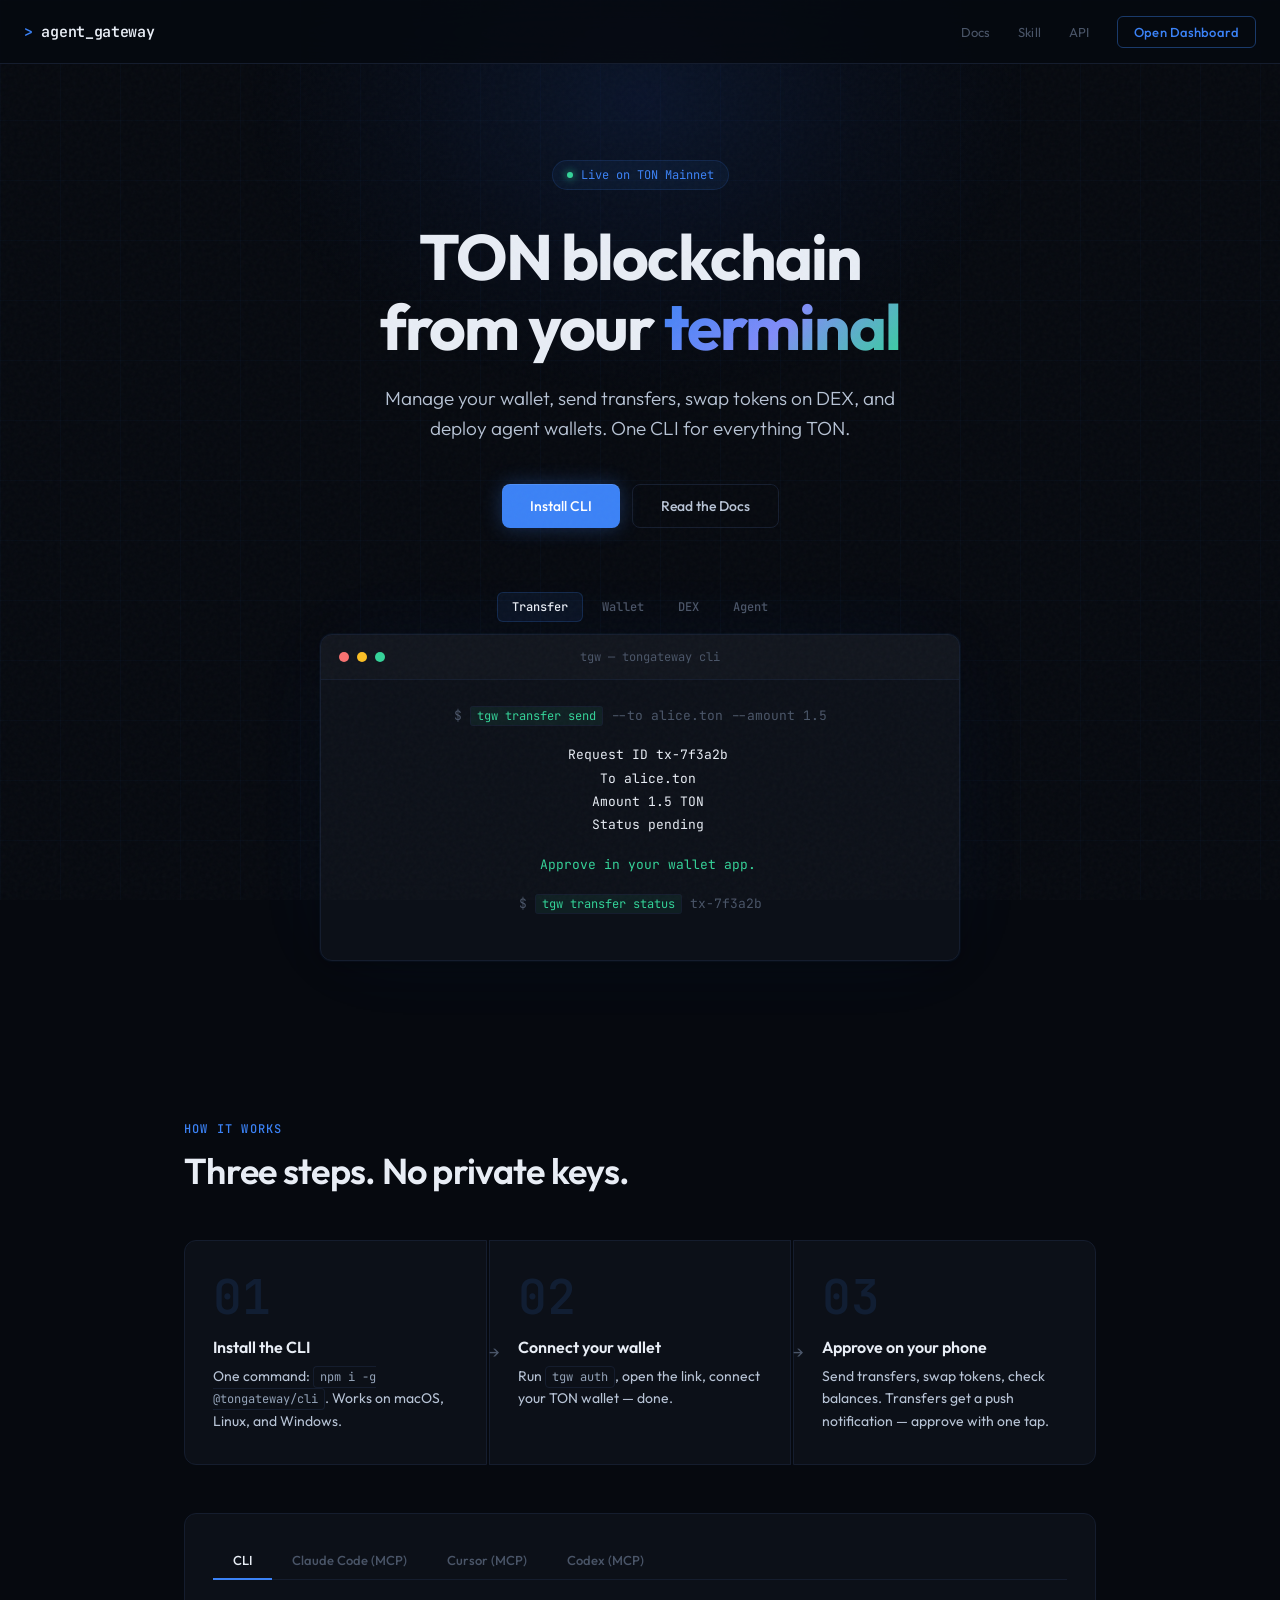
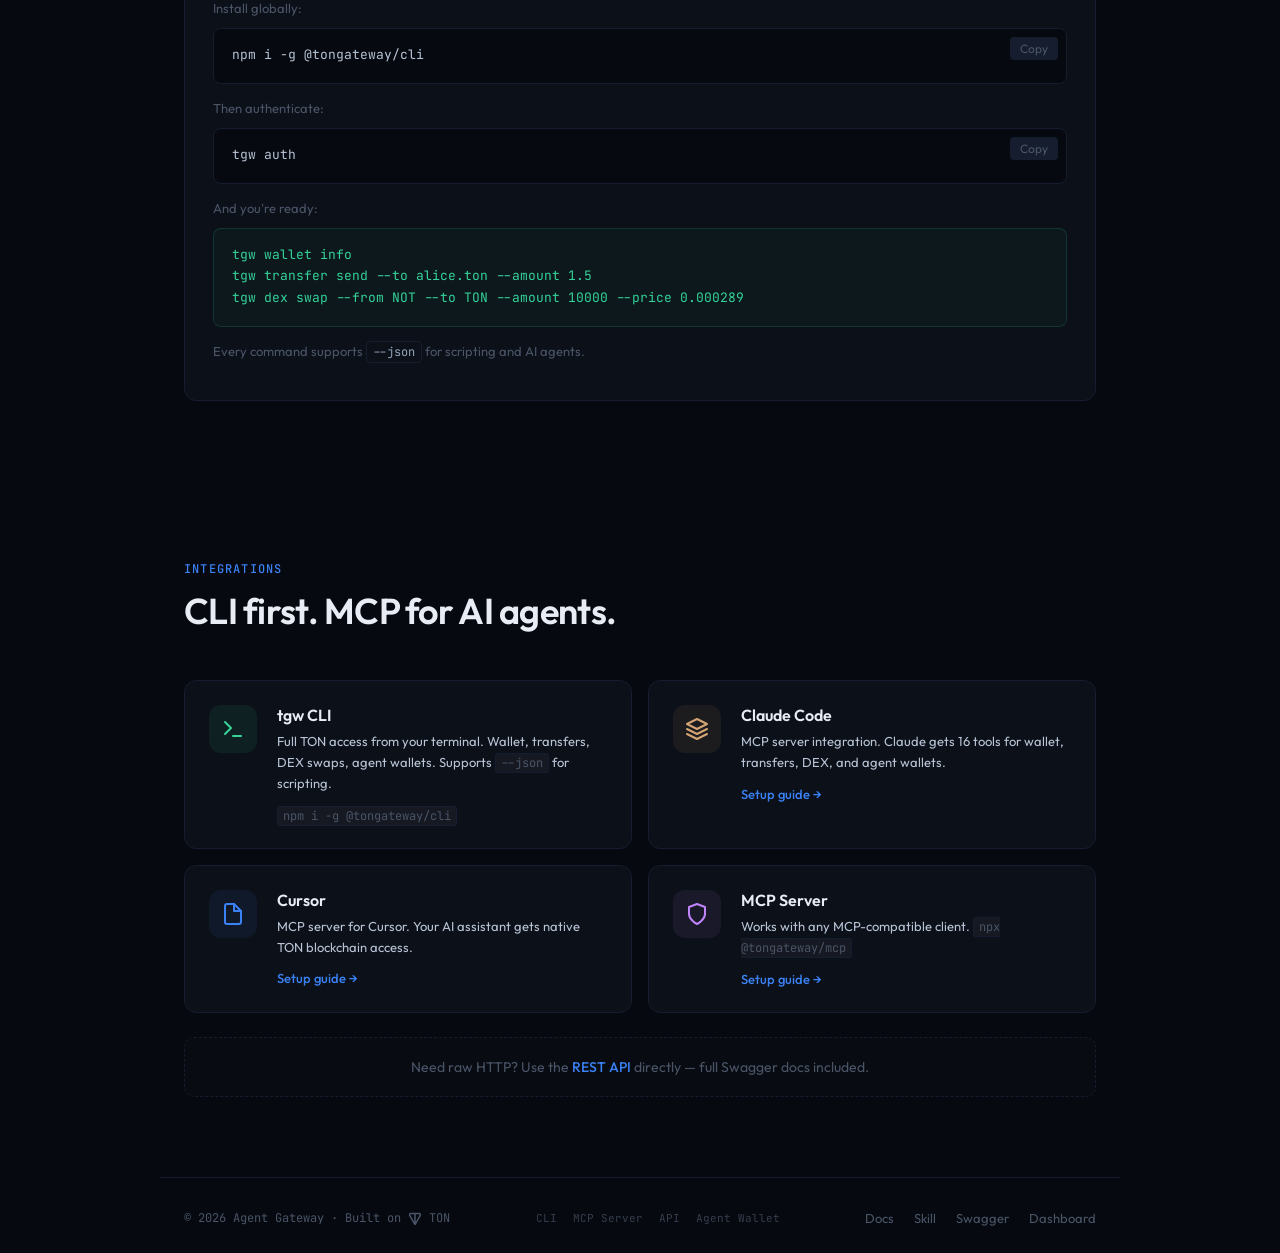
<file: public/index.html>
<!DOCTYPE html>
<html lang="en">
<head>
  <meta charset="UTF-8">
  <meta name="viewport" content="width=device-width, initial-scale=1.0">
  <title>Agent Gateway — Let AI agents move TON with human approval</title>
  <link rel="stylesheet" href="shared.css">
  <style>
    /* --- Top glow --- */
    .hero-glow {
      position: absolute;
      top: -200px;
      left: 50%;
      transform: translateX(-50%);
      width: 800px;
      height: 600px;
      background: radial-gradient(ellipse at center, rgba(37,99,235,0.12) 0%, rgba(37,99,235,0.04) 40%, transparent 70%);
      pointer-events: none;
    }

    /* --- Hero --- */
    .hero {
      position: relative;
      padding: 160px 24px 80px;
      text-align: center;
    }

    .hero-badge {
      display: inline-flex;
      align-items: center;
      gap: 8px;
      font-family: var(--font-mono);
      font-size: 12px;
      color: var(--accent);
      background: rgba(59,130,246,0.06);
      border: 1px solid rgba(59,130,246,0.15);
      padding: 6px 14px;
      border-radius: 20px;
      margin-bottom: 32px;
      animation: fadeUp 0.8s ease both;
    }

    .hero-badge::before {
      content: '';
      width: 6px;
      height: 6px;
      background: var(--green);
      border-radius: 50%;
      box-shadow: 0 0 8px var(--green);
      animation: pulse-dot 2s ease-in-out infinite;
    }

    @keyframes pulse-dot {
      0%, 100% { opacity: 1; }
      50% { opacity: 0.4; }
    }

    .hero h1 {
      font-size: clamp(36px, 6vw, 64px);
      font-weight: 700;
      color: var(--text-bright);
      line-height: 1.1;
      letter-spacing: -0.03em;
      margin-bottom: 20px;
      animation: fadeUp 0.8s ease 0.1s both;
    }

    .hero h1 .gradient {
      background: linear-gradient(135deg, var(--accent) 0%, #818cf8 50%, var(--green) 100%);
      -webkit-background-clip: text;
      -webkit-text-fill-color: transparent;
      background-clip: text;
    }

    .hero-sub {
      font-size: clamp(16px, 2vw, 19px);
      font-weight: 300;
      color: var(--text);
      max-width: 520px;
      margin: 0 auto 40px;
      line-height: 1.6;
      animation: fadeUp 0.8s ease 0.2s both;
    }

    .hero-actions {
      display: flex;
      gap: 12px;
      justify-content: center;
      flex-wrap: wrap;
      animation: fadeUp 0.8s ease 0.3s both;
    }

    .btn {
      font-family: var(--font-body);
      font-size: 14px;
      font-weight: 500;
      padding: 12px 28px;
      border-radius: 8px;
      border: none;
      cursor: pointer;
      text-decoration: none;
      display: inline-flex;
      align-items: center;
      gap: 8px;
      transition: all 0.2s;
    }

    .btn-primary {
      background: var(--accent);
      color: #fff;
      box-shadow: 0 0 20px rgba(59,130,246,0.3), inset 0 1px 0 rgba(255,255,255,0.1);
    }

    .btn-primary:hover {
      background: #4f8ff7;
      box-shadow: 0 0 30px rgba(59,130,246,0.4), inset 0 1px 0 rgba(255,255,255,0.15);
      transform: translateY(-1px);
    }

    .btn-ghost {
      background: transparent;
      color: var(--text);
      border: 1px solid var(--border);
    }

    .btn-ghost:hover {
      border-color: var(--text-dim);
      color: var(--text-bright);
      background: rgba(255,255,255,0.02);
    }

    /* --- Demo tabs --- */
    .demo-tabs {
      display: flex;
      justify-content: center;
      gap: 4px;
      margin-bottom: 12px;
    }

    .demo-tab {
      font-family: var(--font-mono);
      font-size: 12px;
      font-weight: 500;
      color: var(--text-dim);
      background: none;
      border: 1px solid transparent;
      border-radius: 6px;
      padding: 6px 14px;
      cursor: pointer;
      transition: all 0.2s;
    }

    .demo-tab:hover {
      color: var(--text);
    }

    .demo-tab.active {
      color: var(--text-bright);
      background: rgba(59,130,246,0.08);
      border-color: rgba(59,130,246,0.2);
    }

    /* --- Terminal / Chat demo --- */
    .terminal-wrapper {
      max-width: 640px;
      margin: 64px auto 0;
      animation: fadeUp 0.8s ease 0.4s both;
    }

    .terminal {
      background: var(--bg-card);
      border: 1px solid var(--border);
      border-radius: 12px;
      overflow: hidden;
      box-shadow:
        0 4px 24px rgba(0,0,0,0.4),
        0 0 0 1px rgba(59,130,246,0.05),
        0 0 80px -20px rgba(59,130,246,0.1);
    }

    .terminal-bar {
      display: flex;
      align-items: center;
      gap: 8px;
      padding: 14px 18px;
      background: rgba(255,255,255,0.02);
      border-bottom: 1px solid var(--border);
    }

    .terminal-dot {
      width: 10px;
      height: 10px;
      border-radius: 50%;
      background: var(--border);
    }

    .terminal-dot:nth-child(1) { background: #f87171; }
    .terminal-dot:nth-child(2) { background: #fbbf24; }
    .terminal-dot:nth-child(3) { background: #34d399; }

    .terminal-title {
      flex: 1;
      text-align: center;
      font-family: var(--font-mono);
      font-size: 12px;
      color: var(--text-dim);
      margin-right: 34px;
    }

    .terminal-body {
      padding: 24px;
      font-family: var(--font-mono);
      font-size: 13px;
      line-height: 1.8;
      min-height: 280px;
    }

    .t-line {
      opacity: 0;
      transform: translateY(6px);
      animation: lineIn 0.25s ease forwards;
    }

    .t-tool {
      color: var(--text-dim);
      font-size: 13px;
    }

    .t-tool code {
      color: var(--green);
      background: rgba(52,211,153,0.08);
      padding: 1px 6px;
      border-radius: 3px;
    }

    .t-agent {
      color: var(--text-bright);
      padding-left: 16px;
    }

    .t-success {
      color: var(--green);
      padding-left: 16px;
    }

    .t-spacer {
      height: 16px;
    }

    .t-cursor {
      display: inline-block;
      width: 8px;
      height: 16px;
      background: var(--accent);
      margin-left: 2px;
      vertical-align: text-bottom;
      animation: blink 1s step-end infinite;
    }

    @keyframes blink {
      0%, 100% { opacity: 1; }
      50% { opacity: 0; }
    }

    @keyframes lineIn {
      to { opacity: 1; transform: translateY(0); }
    }

    /* --- Sections --- */
    .section {
      padding: 80px 24px;
      max-width: 960px;
      margin: 0 auto;
    }

    .section-label {
      font-family: var(--font-mono);
      font-size: 12px;
      font-weight: 500;
      color: var(--accent);
      text-transform: uppercase;
      letter-spacing: 0.1em;
      margin-bottom: 12px;
    }

    .section-title {
      font-size: clamp(24px, 3.5vw, 36px);
      font-weight: 600;
      color: var(--text-bright);
      letter-spacing: -0.02em;
      margin-bottom: 48px;
      line-height: 1.2;
    }

    /* --- How it works --- */
    .steps {
      display: grid;
      grid-template-columns: repeat(3, 1fr);
      gap: 2px;
    }

    @media (max-width: 700px) {
      .steps { grid-template-columns: 1fr; }
    }

    .step {
      background: var(--bg-card);
      border: 1px solid var(--border);
      padding: 32px 28px;
      position: relative;
      transition: all 0.3s;
    }

    .step:first-child { border-radius: 12px 0 0 12px; }
    .step:last-child { border-radius: 0 12px 12px 0; }

    @media (max-width: 700px) {
      .step:first-child { border-radius: 12px 12px 0 0; }
      .step:last-child { border-radius: 0 0 12px 12px; }
    }

    .step:hover {
      background: var(--bg-card-hover);
      border-color: var(--border-glow);
    }

    .step-num {
      font-family: var(--font-mono);
      font-size: 48px;
      font-weight: 600;
      color: rgba(59,130,246,0.12);
      line-height: 1;
      margin-bottom: 16px;
    }

    .step h3 {
      font-size: 16px;
      font-weight: 600;
      color: var(--text-bright);
      margin-bottom: 8px;
    }

    .step p {
      font-size: 14px;
      color: var(--text);
      line-height: 1.6;
    }

    .step-connector {
      position: absolute;
      right: -14px;
      top: 50%;
      transform: translateY(-50%);
      color: var(--text-dim);
      font-size: 16px;
      z-index: 2;
    }

    @media (max-width: 700px) {
      .step-connector { display: none; }
    }

    /* --- Install block --- */
    .install-block {
      margin-top: 48px;
      background: var(--bg-card);
      border: 1px solid var(--border);
      border-radius: 12px;
      padding: 28px;
    }

    .install-label {
      font-family: var(--font-mono);
      font-size: 12px;
      font-weight: 500;
      color: var(--accent);
      text-transform: uppercase;
      letter-spacing: 0.08em;
      margin-bottom: 16px;
    }

    .install-pre {
      background: var(--bg);
      border: 1px solid var(--border);
      border-radius: 8px;
      padding: 16px 18px;
      margin-bottom: 16px;
      overflow-x: auto;
      font-size: 13px;
      line-height: 1.6;
      position: relative;
    }

    .install-pre code {
      font-family: var(--font-mono);
      color: var(--text);
      background: none;
      border: none;
      padding: 0;
      font-size: 13px;
    }

    .install-example {
      background: rgba(52,211,153,0.04);
      border-color: rgba(52,211,153,0.15);
    }

    .install-example code {
      color: var(--green);
    }

    .install-copy {
      position: absolute;
      top: 8px;
      right: 8px;
      background: var(--border);
      border: none;
      color: var(--text-dim);
      font-size: 12px;
      font-family: var(--font-body);
      padding: 4px 10px;
      border-radius: 4px;
      cursor: pointer;
      transition: all 0.2s;
    }

    .install-copy:hover {
      color: var(--text-bright);
      background: var(--border-glow);
    }

    .install-copy.copied {
      color: var(--green);
    }

    .install-tabs {
      display: flex;
      gap: 0;
      border-bottom: 1px solid var(--border);
      margin-bottom: 20px;
    }

    .install-tab {
      padding: 10px 20px;
      font-size: 13px;
      font-family: var(--font-body);
      font-weight: 500;
      color: var(--text-dim);
      background: none;
      border: none;
      border-bottom: 2px solid transparent;
      margin-bottom: -1px;
      cursor: pointer;
      transition: all 0.15s;
    }

    .install-tab:hover {
      color: var(--text);
    }

    .install-tab.active {
      color: var(--text-bright);
      border-bottom-color: var(--accent);
    }

    .install-panel {
      display: none;
    }

    .install-panel.active {
      display: block;
    }

    .install-hint {
      font-size: 13px;
      color: var(--text-dim);
      margin-bottom: 12px;
    }

    .install-hint code {
      font-size: 12px;
    }

    /* --- Integrations --- */

    /* --- Integration cards --- */
    .integration-cards {
      display: grid;
      grid-template-columns: repeat(2, 1fr);
      gap: 16px;
    }

    @media (max-width: 640px) {
      .integration-cards { grid-template-columns: 1fr; }
    }

    .integration-card {
      display: flex;
      gap: 20px;
      background: var(--bg-card);
      border: 1px solid var(--border);
      border-radius: 12px;
      padding: 24px;
      text-decoration: none;
      transition: all 0.3s;
    }

    .integration-card:hover {
      border-color: var(--border-glow);
      background: var(--bg-card-hover);
      text-decoration: none;
      transform: translateY(-2px);
    }

    .integration-card-icon {
      width: 48px;
      height: 48px;
      border-radius: 12px;
      display: flex;
      align-items: center;
      justify-content: center;
      flex-shrink: 0;
    }

    .integration-card-body h3 {
      font-size: 16px;
      font-weight: 600;
      color: var(--text-bright);
      margin-bottom: 6px;
    }

    .integration-card-body p {
      font-size: 13px;
      color: var(--text);
      line-height: 1.6;
      margin-bottom: 10px;
    }

    .integration-card-body code {
      font-size: 12px;
      background: rgba(255,255,255,0.04);
      border: 1px solid var(--border);
      padding: 1px 5px;
      border-radius: 3px;
      color: var(--text-dim);
    }

    .integration-card-link {
      font-size: 13px;
      font-weight: 500;
      color: var(--accent);
    }

    .integration-card:hover .integration-card-link {
      text-decoration: underline;
    }

    .integration-fallback {
      margin-top: 24px;
      text-align: center;
      font-size: 14px;
      color: var(--text-dim);
      padding: 20px;
      border: 1px dashed var(--border);
      border-radius: 10px;
      background: rgba(255,255,255,0.01);
    }

    .integration-fallback a {
      color: var(--accent);
      font-weight: 500;
    }

    /* --- Animations --- */
    @keyframes fadeUp {
      from { opacity: 0; transform: translateY(16px); }
      to { opacity: 1; transform: translateY(0); }
    }

    .reveal {
      opacity: 0;
      transform: translateY(20px);
      transition: opacity 0.6s ease, transform 0.6s ease;
    }

    .reveal.visible {
      opacity: 1;
      transform: translateY(0);
    }
  </style>
</head>
<body>
  <div class="grid-bg"></div>

  <!-- Nav -->
  <nav class="site-nav">
    <a href="/" class="nav-logo"><span>&gt;</span> agent_gateway</a>
    <div class="nav-links">
      <a href="/docs.html">Docs</a>
      <a href="/skills.html">Skill</a>
      <a href="https://api.tongateway.ai/docs" target="_blank">API</a>
      <a href="/app.html" class="nav-cta">Open Dashboard</a>
    </div>
  </nav>

  <!-- Hero -->
  <section class="hero">
    <div class="hero-glow"></div>
    <div class="hero-badge">Live on TON Mainnet</div>
    <h1>TON blockchain<br>from your <span class="gradient">terminal</span></h1>
    <p class="hero-sub">Manage your wallet, send transfers, swap tokens on DEX, and deploy agent wallets. One CLI for everything TON.</p>
    <div class="hero-actions">
      <a href="#install" class="btn btn-primary" onclick="event.preventDefault();document.getElementById('install').scrollIntoView({behavior:'smooth'})">Install CLI</a>
      <a href="/docs.html" class="btn btn-ghost">Read the Docs</a>
    </div>

    <!-- Terminal Demo -->
    <div class="terminal-wrapper">
      <div class="demo-tabs">
        <button class="demo-tab active" onclick="switchDemo('basic', this)">Transfer</button>
        <button class="demo-tab" onclick="switchDemo('jetton', this)">Wallet</button>
        <button class="demo-tab" onclick="switchDemo('nft', this)">DEX</button>
        <button class="demo-tab" onclick="switchDemo('deploy', this)">Agent</button>
      </div>
      <div class="terminal">
        <div class="terminal-bar">
          <div class="terminal-dot"></div>
          <div class="terminal-dot"></div>
          <div class="terminal-dot"></div>
          <div class="terminal-title">tgw — tongateway cli</div>
        </div>
        <div class="terminal-body" id="chat-demo">
        </div>
      </div>
    </div>
  </section>

  <!-- How it works -->
  <section class="section reveal">
    <div class="section-label">How it works</div>
    <div class="section-title">Three steps. No private keys.</div>
    <div class="steps">
      <div class="step">
        <div class="step-num">01</div>
        <h3>Install the CLI</h3>
        <p>One command: <code>npm i -g @tongateway/cli</code>. Works on macOS, Linux, and Windows.</p>
        <span class="step-connector">&rarr;</span>
      </div>
      <div class="step">
        <div class="step-num">02</div>
        <h3>Connect your wallet</h3>
        <p>Run <code>tgw auth</code>, open the link, connect your TON wallet — done.</p>
        <span class="step-connector">&rarr;</span>
      </div>
      <div class="step">
        <div class="step-num">03</div>
        <h3>Approve on your phone</h3>
        <p>Send transfers, swap tokens, check balances. Transfers get a push notification — approve with one tap.</p>
      </div>
    </div>

    <!-- Install command -->
    <div class="install-block reveal" id="install">
      <div class="install-tabs">
        <button class="install-tab active" onclick="switchInstallTab('cli', this)">CLI</button>
        <button class="install-tab" onclick="switchInstallTab('claude', this)">Claude Code (MCP)</button>
        <button class="install-tab" onclick="switchInstallTab('cursor', this)">Cursor (MCP)</button>
        <button class="install-tab" onclick="switchInstallTab('codex', this)">Codex (MCP)</button>
      </div>

      <div class="install-panel active" id="install-cli">
        <p class="install-hint">Install globally:</p>
<pre class="install-pre"><code>npm i -g @tongateway/cli</code><button class="install-copy" onclick="copyInstall(this)">Copy</button></pre>
        <p class="install-hint">Then authenticate:</p>
<pre class="install-pre"><code>tgw auth</code><button class="install-copy" onclick="copyInstall(this)">Copy</button></pre>
        <p class="install-hint">And you're ready:</p>
<pre class="install-pre install-example"><code>tgw wallet info
tgw transfer send --to alice.ton --amount 1.5
tgw dex swap --from NOT --to TON --amount 10000 --price 0.000289</code></pre>
      </div>

      <div class="install-panel" id="install-claude">
        <p class="install-hint">For AI agent integration, add the MCP server:</p>
<pre class="install-pre"><code>claude mcp add-json tongateway '{
  "command": "npx",
  "args": ["-y", "@tongateway/mcp"],
  "env": {
    "AGENT_GATEWAY_API_URL": "https://api.tongateway.ai"
  }
}' --scope user</code><button class="install-copy" onclick="copyInstall(this)">Copy</button></pre>
      </div>

      <div class="install-panel" id="install-cursor">
        <p class="install-hint">For AI agent integration, add to Cursor Settings &rarr; MCP Servers:</p>
<pre class="install-pre"><code>{
  "mcpServers": {
    "tongateway": {
      "command": "npx",
      "args": ["-y", "@tongateway/mcp"],
      "env": {
        "AGENT_GATEWAY_API_URL": "https://api.tongateway.ai"
      }
    }
  }
}</code><button class="install-copy" onclick="copyInstall(this)">Copy</button></pre>
      </div>

      <div class="install-panel" id="install-codex">
        <p class="install-hint">For AI agent integration, add to <code>~/.codex/config.json</code>:</p>
<pre class="install-pre"><code>{
  "mcpServers": {
    "tongateway": {
      "command": "npx",
      "args": ["-y", "@tongateway/mcp"],
      "env": {
        "AGENT_GATEWAY_API_URL": "https://api.tongateway.ai"
      }
    }
  }
}</code><button class="install-copy" onclick="copyInstall(this)">Copy</button></pre>
      </div>

      <p class="install-hint">Every command supports <code>--json</code> for scripting and AI agents.</p>
    </div>
  </section>

  <!-- Skill -->
  <section class="section reveal">
    <div class="section-label">Integrations</div>
    <div class="section-title">CLI first. MCP for AI agents.</div>
    <div class="integration-cards">
      <a href="https://www.npmjs.com/package/@tongateway/cli" target="_blank" class="integration-card">
        <div class="integration-card-icon" style="background:rgba(52,211,153,0.08)">
          <svg width="24" height="24" viewBox="0 0 24 24" fill="none" stroke="#34d399" stroke-width="2" stroke-linecap="round" stroke-linejoin="round"><polyline points="4 17 10 11 4 5"/><line x1="12" y1="19" x2="20" y2="19"/></svg>
        </div>
        <div class="integration-card-body">
          <h3>tgw CLI</h3>
          <p>Full TON access from your terminal. Wallet, transfers, DEX swaps, agent wallets. Supports <code>--json</code> for scripting.</p>
          <code>npm i -g @tongateway/cli</code>
        </div>
      </a>
      <a href="/skill/claude.html" class="integration-card">
        <div class="integration-card-icon" style="background:rgba(212,165,116,0.08)">
          <svg width="24" height="24" viewBox="0 0 24 24" fill="none" stroke="#d4a574" stroke-width="2" stroke-linecap="round" stroke-linejoin="round"><path d="M12 2L2 7l10 5 10-5-10-5z"/><path d="M2 17l10 5 10-5"/><path d="M2 12l10 5 10-5"/></svg>
        </div>
        <div class="integration-card-body">
          <h3>Claude Code</h3>
          <p>MCP server integration. Claude gets 16 tools for wallet, transfers, DEX, and agent wallets.</p>
          <span class="integration-card-link">Setup guide &rarr;</span>
        </div>
      </a>
      <a href="/skill/cursor.html" class="integration-card">
        <div class="integration-card-icon" style="background:rgba(59,130,246,0.08)">
          <svg width="24" height="24" viewBox="0 0 24 24" fill="none" stroke="#3b82f6" stroke-width="2" stroke-linecap="round" stroke-linejoin="round"><path d="M13 2H6a2 2 0 0 0-2 2v16a2 2 0 0 0 2 2h12a2 2 0 0 0 2-2V9z"/><polyline points="13 2 13 9 20 9"/></svg>
        </div>
        <div class="integration-card-body">
          <h3>Cursor</h3>
          <p>MCP server for Cursor. Your AI assistant gets native TON blockchain access.</p>
          <span class="integration-card-link">Setup guide &rarr;</span>
        </div>
      </a>
      <a href="/skill/mcp.html" class="integration-card">
        <div class="integration-card-icon" style="background:rgba(192,132,252,0.08)">
          <svg width="24" height="24" viewBox="0 0 24 24" fill="none" stroke="#c084fc" stroke-width="2" stroke-linecap="round" stroke-linejoin="round"><path d="M12 22s8-4 8-10V5l-8-3-8 3v7c0 6 8 10 8 10z"/></svg>
        </div>
        <div class="integration-card-body">
          <h3>MCP Server</h3>
          <p>Works with any MCP-compatible client. <code>npx @tongateway/mcp</code></p>
          <span class="integration-card-link">Setup guide &rarr;</span>
        </div>
      </a>
    </div>
    <div class="integration-fallback">
      Need raw HTTP? Use the <a href="https://api.tongateway.ai/docs" target="_blank">REST API</a> directly — full Swagger docs included.
    </div>
  </section>

  <!-- Footer -->
  <footer class="site-footer">
    <div class="left">&copy; 2026 Agent Gateway &middot; Built on <svg viewBox="12 15 32 30" fill="none" xmlns="http://www.w3.org/2000/svg" style="display:inline-block;height:14px;width:14px;vertical-align:middle"><path d="M37.5603 15.6277H18.4386C14.9228 15.6277 12.6944 19.4202 14.4632 22.4861L26.2644 42.9409C27.0345 44.2765 28.9644 44.2765 29.7345 42.9409L41.5381 22.4861C43.3045 19.4251 41.0761 15.6277 37.5627 15.6277H37.5603ZM26.2548 36.8068L23.6847 31.8327L17.4833 20.7414C17.0742 20.0315 17.5795 19.1218 18.4362 19.1218H26.2524V36.8092L26.2548 36.8068ZM38.5108 20.739L32.3118 31.8351L29.7417 36.8068V19.1194H37.5579C38.4146 19.1194 38.9199 20.0291 38.5108 20.739Z" fill="currentColor"></path></svg> TON</div>
    <div class="center">
      <a href="https://github.com/tongateway/cli" target="_blank">CLI</a>
      <a href="https://github.com/tongateway/mcp" target="_blank">MCP Server</a>
      <a href="https://github.com/tongateway/ton-agent-gateway-api" target="_blank">API</a>
      <a href="https://github.com/tongateway/ton-agent-gateway-contract" target="_blank">Agent Wallet</a>
    </div>
    <div class="right">
      <a href="/docs.html">Docs</a>
      <a href="/skills.html">Skill</a>
      <a href="https://api.tongateway.ai/docs" target="_blank">Swagger</a>
      <a href="/app.html">Dashboard</a>
    </div>
  </footer>

  <script>
    // --- Chat animation ---
    const demos = {
      basic: [
        { type: 'tool', html: '$ <code>tgw transfer send</code> --to alice.ton --amount 1.5' },
        { type: 'spacer' },
        { type: 'agent', text: 'Request ID  tx-7f3a2b' },
        { type: 'agent', text: 'To          alice.ton' },
        { type: 'agent', text: 'Amount      1.5 TON' },
        { type: 'agent', text: 'Status      pending' },
        { type: 'spacer' },
        { type: 'success', text: 'Approve in your wallet app.' },
        { type: 'spacer' },
        { type: 'tool', html: '$ <code>tgw transfer status</code> tx-7f3a2b' },
        { type: 'success', text: 'Status      confirmed' },
      ],
      jetton: [
        { type: 'tool', html: '$ <code>tgw wallet info</code>' },
        { type: 'spacer' },
        { type: 'agent', text: 'Address  EQ9d43...0c02' },
        { type: 'agent', text: 'Balance  823.18 TON' },
        { type: 'agent', text: 'Status   active' },
        { type: 'spacer' },
        { type: 'tool', html: '$ <code>tgw wallet jettons</code>' },
        { type: 'spacer' },
        { type: 'agent', text: 'Token   Balance         Address' },
        { type: 'agent', text: 'NOT     3,186,370.6     0:2f95...' },
        { type: 'agent', text: 'USDT    107.79          0:b113...' },
        { type: 'agent', text: 'BUILD   45,277.57       0:589d...' },
      ],
      nft: [
        { type: 'tool', html: '$ <code>tgw dex pairs</code>' },
        { type: 'spacer' },
        { type: 'agent', text: 'Available tokens: TON, NOT, USDT, DOGS, BUILD, AGNT, CBBTC, PX, XAUT0' },
        { type: 'spacer' },
        { type: 'tool', html: '$ <code>tgw dex swap</code> --from NOT --to TON --amount 10000 --price 0.000289' },
        { type: 'spacer' },
        { type: 'agent', text: 'Order      NOT \u2192 TON' },
        { type: 'agent', text: 'Amount     10000' },
        { type: 'agent', text: 'Price      0.000289 TON per NOT' },
        { type: 'agent', text: 'Slippage   4%' },
        { type: 'spacer' },
        { type: 'success', text: 'Approve in your wallet app.' },
      ],
      deploy: [
        { type: 'tool', html: '$ <code>tgw agent deploy</code>' },
        { type: 'spacer' },
        { type: 'agent', text: 'Agent Wallet  EQCT1...8a3f' },
        { type: 'agent', text: 'Wallet ID     698983191' },
        { type: 'success', text: 'Top up this wallet with TON before using it.' },
        { type: 'spacer' },
        { type: 'tool', html: '$ <code>tgw agent transfer</code> --address EQCT1... --to EQabc... --amount 0.5' },
        { type: 'spacer' },
        { type: 'agent', text: 'Request ID  tx-9e4c1d' },
        { type: 'agent', text: 'Status      sent' },
        { type: 'success', text: 'No approval needed \u2014 agent wallet executes directly.' },
      ],
    };

    const demo = document.getElementById('chat-demo');
    let lines = demos.basic;
    let lineIdx = 0;
    let started = false;
    let animTimer = null;

    function switchDemo(id, btn) {
      document.querySelectorAll('.demo-tab').forEach(t => t.classList.remove('active'));
      btn.classList.add('active');
      if (animTimer) { clearTimeout(animTimer); animTimer = null; }
      demo.innerHTML = '';
      lines = demos[id];
      lineIdx = 0;
      showNextLine();
    }

    function showNextLine() {
      if (lineIdx >= lines.length) {
        const last = demo.lastElementChild;
        if (last) {
          const cursor = document.createElement('span');
          cursor.className = 't-cursor';
          last.appendChild(cursor);
        }
        return;
      }

      const l = lines[lineIdx];
      const el = document.createElement('div');

      if (l.type === 'spacer') {
        el.className = 't-spacer';
        demo.appendChild(el);
        lineIdx++;
        animTimer = setTimeout(showNextLine, 60);
        return;
      }

      el.className = `t-line t-${l.type}`;
      if (l.html) {
        el.innerHTML = l.html;
      } else {
        el.textContent = l.text;
      }
      demo.appendChild(el);
      lineIdx++;

      const delay = l.type === 'you' ? 350
        : l.type === 'tool' ? 200
        : l.type === 'success' ? 280
        : 180;

      animTimer = setTimeout(showNextLine, delay);
    }

    // --- Install tabs ---
    function switchInstallTab(id, btn) {
      document.querySelectorAll('.install-tab').forEach(t => t.classList.remove('active'));
      document.querySelectorAll('.install-panel').forEach(p => p.classList.remove('active'));
      btn.classList.add('active');
      document.getElementById('install-' + id).classList.add('active');
    }

    // --- Copy install command ---
    function copyInstall(btn) {
      const code = btn.closest('pre').querySelector('code');
      navigator.clipboard.writeText(code.textContent).then(() => {
        btn.textContent = 'Copied!';
        btn.classList.add('copied');
        setTimeout(() => { btn.textContent = 'Copy'; btn.classList.remove('copied'); }, 2000);
      });
    }

    // --- Scroll reveal ---
    const reveals = document.querySelectorAll('.reveal');
    const observer = new IntersectionObserver((entries) => {
      entries.forEach(e => {
        if (e.isIntersecting) {
          e.target.classList.add('visible');
          observer.unobserve(e.target);
        }
      });
    }, { threshold: 0.15 });

    reveals.forEach(el => observer.observe(el));

    // Start chat after short delay
    const terminalObs = new IntersectionObserver((entries) => {
      entries.forEach(e => {
        if (e.isIntersecting && !started) {
          started = true;
          setTimeout(showNextLine, 600);
          terminalObs.unobserve(e.target);
        }
      });
    }, { threshold: 0.3 });

    terminalObs.observe(document.querySelector('.terminal'));
  </script>
</body>
</html>
</file>
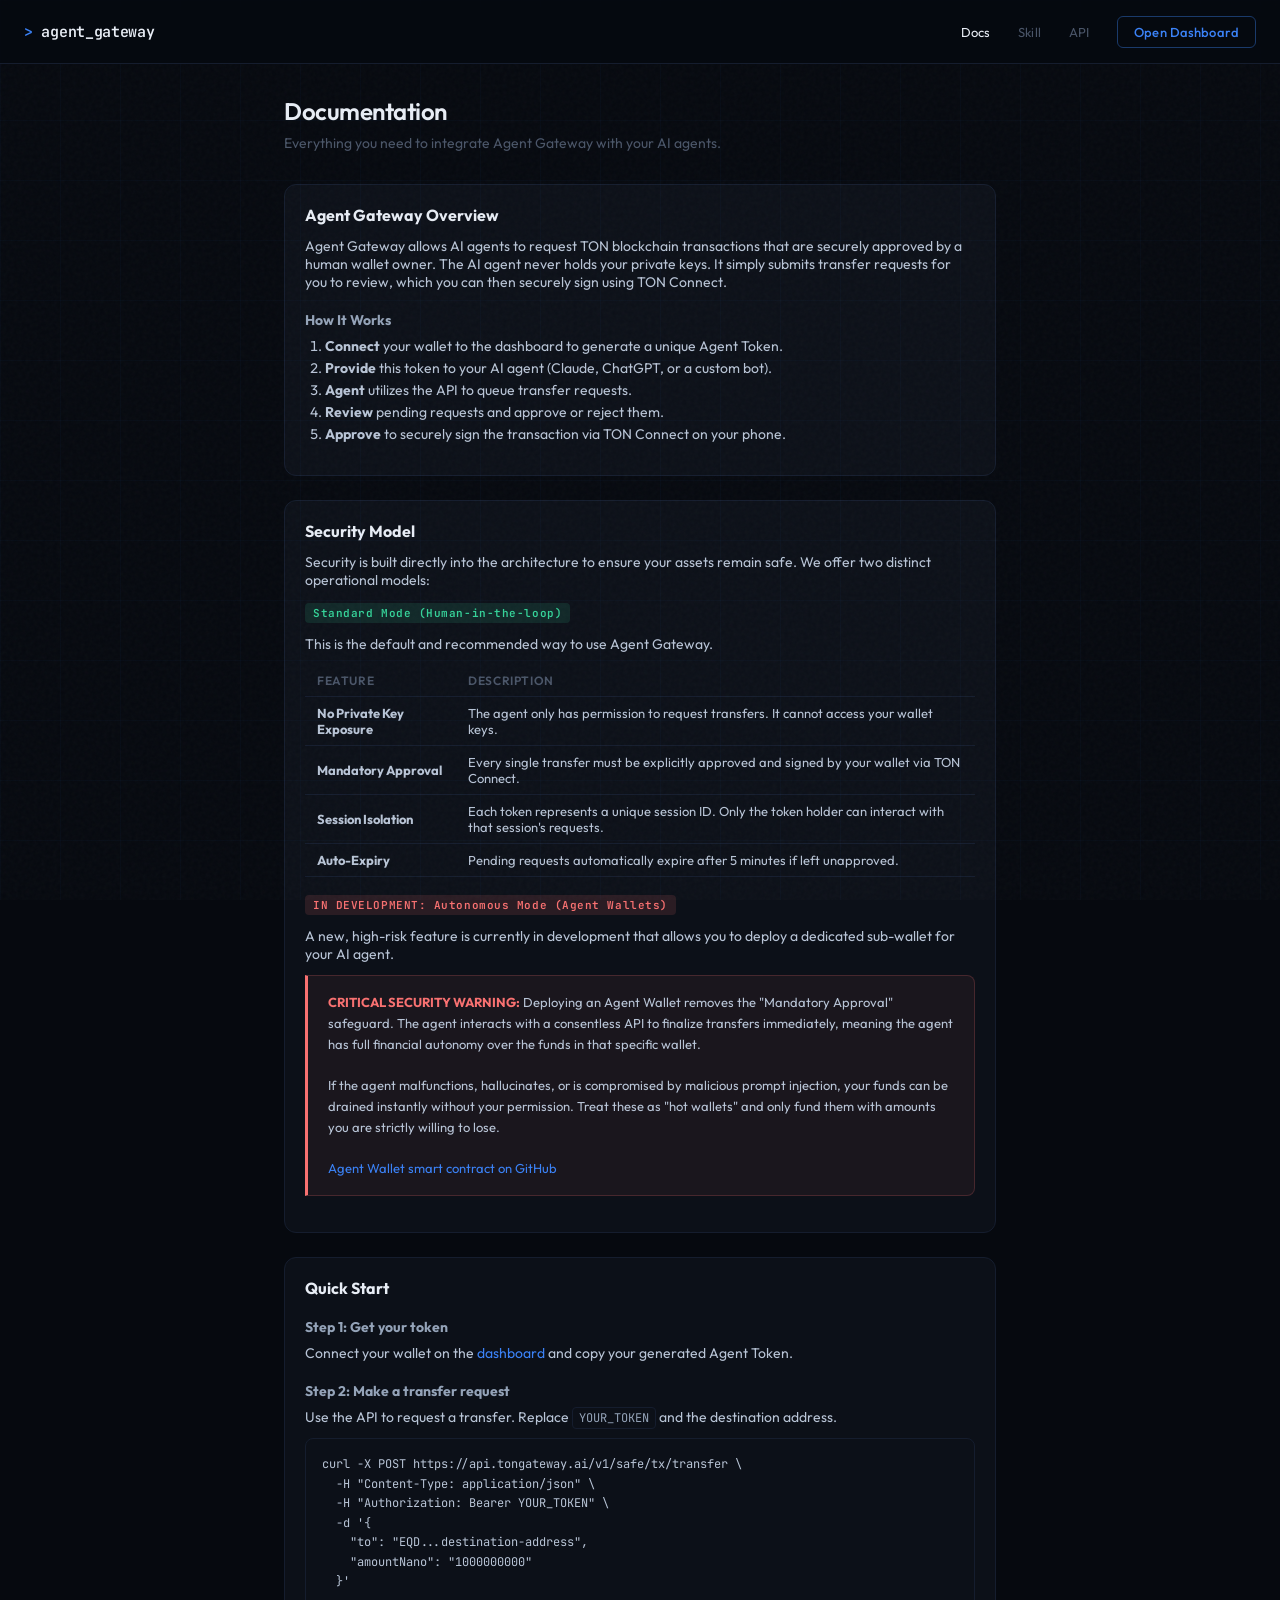
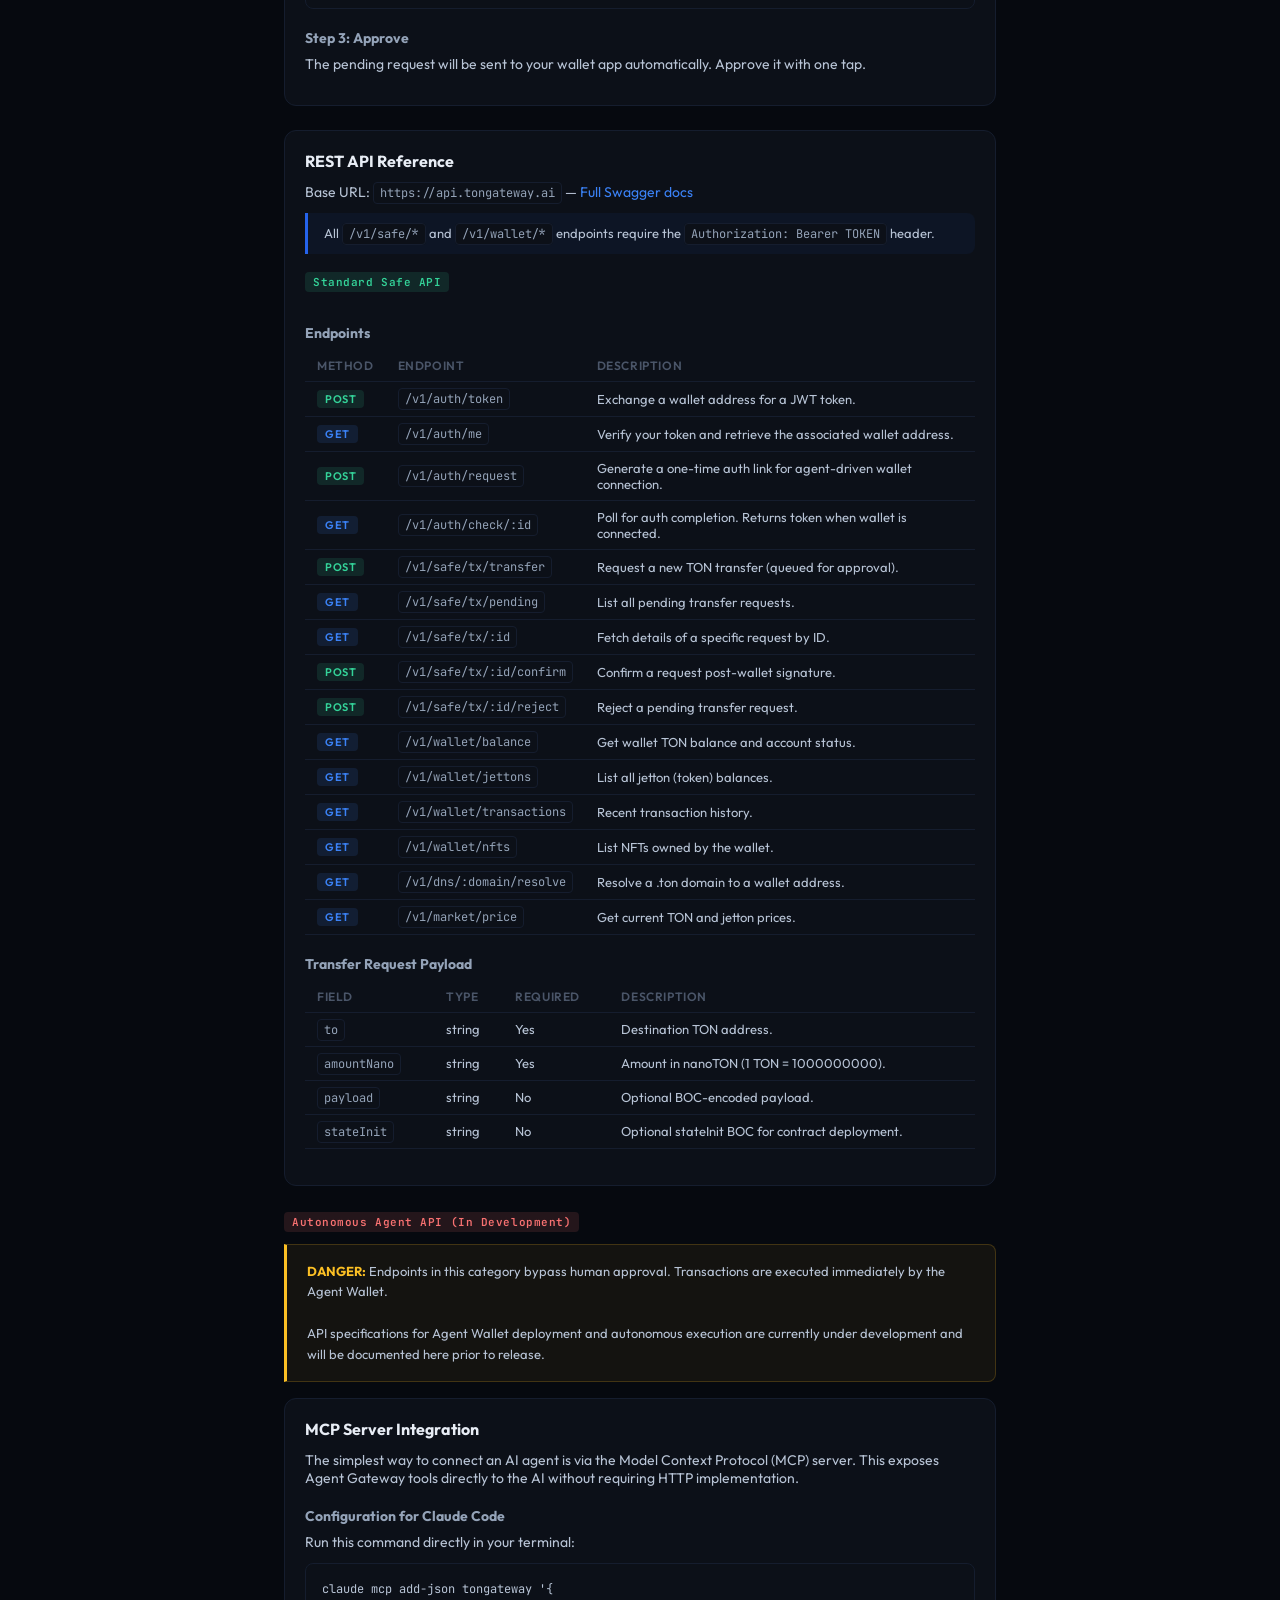
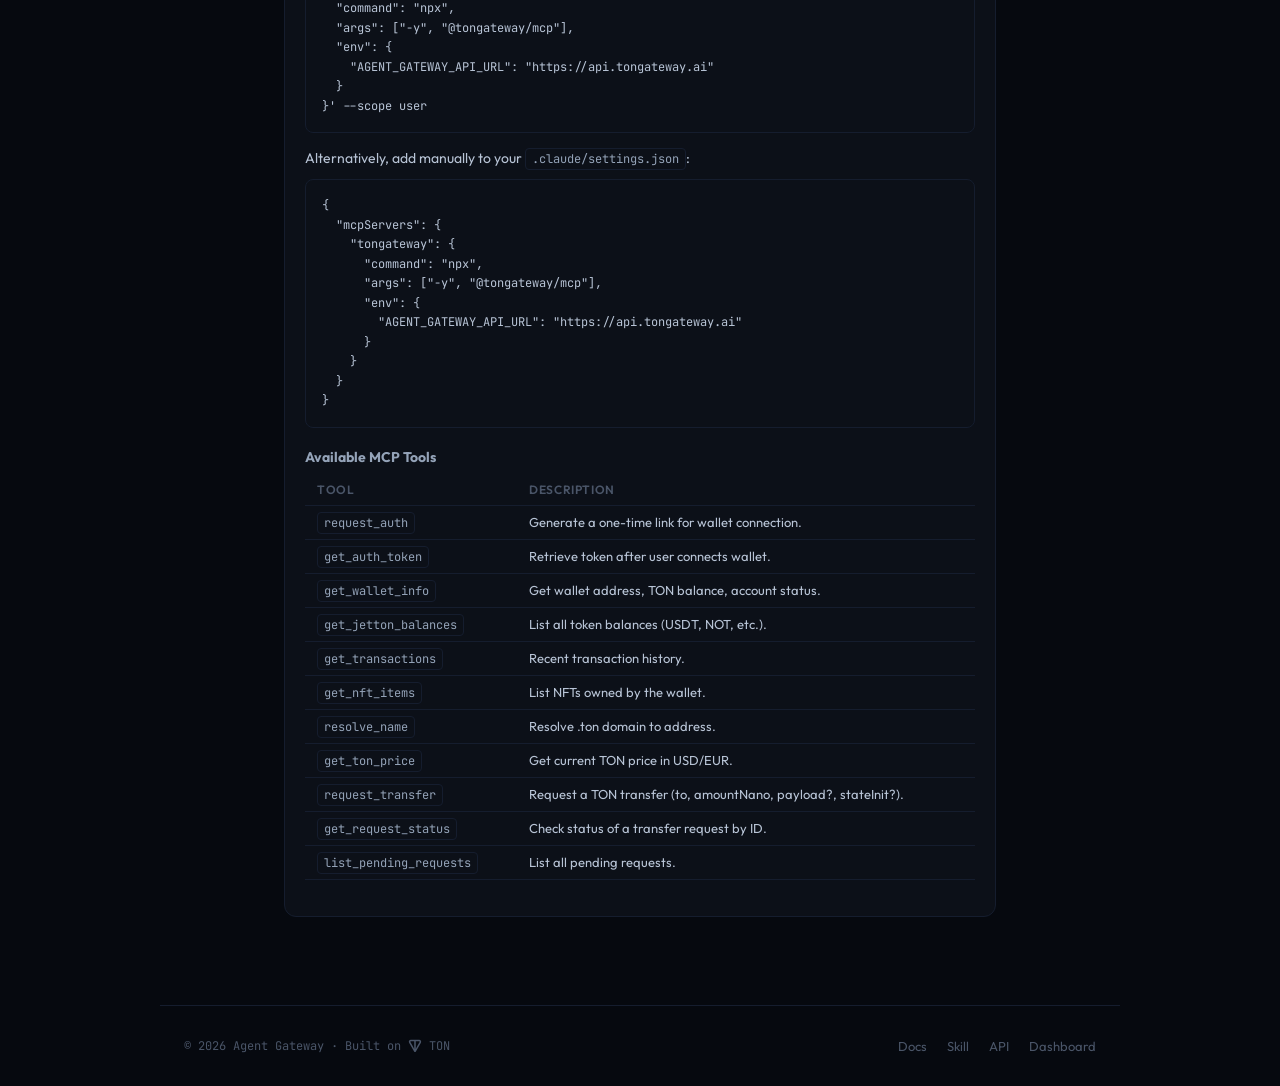
<file: public/docs.html>
<!DOCTYPE html>
<html lang="en">
<head>
  <meta charset="UTF-8">
  <meta name="viewport" content="width=device-width, initial-scale=1.0">
  <title>Agent Gateway — Docs</title>
  <link rel="stylesheet" href="shared.css">
  <style>
    h2 { font-size: 16px; color: var(--text-bright); margin: 28px 0 12px; }
    h3 { font-size: 14px; color: #94a3b8; margin: 20px 0 8px; }
    p { margin-bottom: 12px; font-size: 14px; }
    ul, ol { margin: 0 0 12px 20px; font-size: 14px; }
    li { margin-bottom: 4px; }
    .badge { display: inline-block; font-size: 11px; font-weight: 600; text-transform: uppercase; letter-spacing: 0.05em; padding: 2px 8px; border-radius: 4px; margin-right: 6px; }
    .badge-get { background: rgba(59,130,246,0.12); color: var(--accent); }
    .badge-post { background: rgba(52,211,153,0.12); color: var(--green); }
    .endpoint { font-family: var(--font-mono); font-size: 13px; color: var(--text-bright); }
    .divider { border: none; border-top: 1px solid var(--border); margin: 16px 0; }
    table { width: 100%; border-collapse: collapse; margin-bottom: 16px; font-size: 13px; }
    th, td { text-align: left; padding: 8px 12px; border-bottom: 1px solid var(--border); }
    th { color: var(--text-dim); font-weight: 600; font-size: 12px; text-transform: uppercase; letter-spacing: 0.05em; }
    td code { font-size: 12px; }
    .warning-box {
      background: rgba(251,191,36,0.06);
      border: 1px solid rgba(251,191,36,0.2);
      border-left: 3px solid #fbbf24;
      border-radius: 0 8px 8px 0;
      padding: 16px 20px;
      margin-bottom: 16px;
      font-size: 13px;
      line-height: 1.6;
    }
    .warning-box strong { color: #fbbf24; }
    .danger-box {
      background: rgba(248,113,113,0.06);
      border: 1px solid rgba(248,113,113,0.2);
      border-left: 3px solid #f87171;
      border-radius: 0 8px 8px 0;
      padding: 16px 20px;
      margin-bottom: 16px;
      font-size: 13px;
      line-height: 1.6;
    }
    .danger-box strong { color: #f87171; }
    .section-badge {
      display: inline-block;
      font-family: var(--font-mono);
      font-size: 11px;
      font-weight: 600;
      letter-spacing: 0.05em;
      padding: 3px 8px;
      border-radius: 4px;
      margin-bottom: 12px;
    }
    .badge-safe { background: rgba(52,211,153,0.12); color: var(--green); }
    .badge-danger { background: rgba(248,113,113,0.12); color: #f87171; }
  </style>
</head>
<body>
  <div class="grid-bg"></div>

  <nav class="site-nav">
    <a href="/" class="nav-logo"><span>&gt;</span> agent_gateway</a>
    <div class="nav-links">
      <a href="/docs.html" class="active">Docs</a>
      <a href="/skills.html">Skill</a>
      <a href="https://api.tongateway.ai/docs" target="_blank">API</a>
      <a href="/app.html" class="nav-cta">Open Dashboard</a>
    </div>
  </nav>

  <div class="page-content">
    <h1 class="page-title">Documentation</h1>
    <p class="page-desc">Everything you need to integrate Agent Gateway with your AI agents.</p>

    <!-- Overview -->
    <section class="card">
      <h2 style="margin-top:0">Agent Gateway Overview</h2>
      <p>Agent Gateway allows AI agents to request TON blockchain transactions that are securely approved by a human wallet owner. The AI agent never holds your private keys. It simply submits transfer requests for you to review, which you can then securely sign using TON Connect.</p>

      <h3>How It Works</h3>
      <ol>
        <li><strong>Connect</strong> your wallet to the dashboard to generate a unique Agent Token.</li>
        <li><strong>Provide</strong> this token to your AI agent (Claude, ChatGPT, or a custom bot).</li>
        <li><strong>Agent</strong> utilizes the API to queue transfer requests.</li>
        <li><strong>Review</strong> pending requests and approve or reject them.</li>
        <li><strong>Approve</strong> to securely sign the transaction via TON Connect on your phone.</li>
      </ol>
    </section>

    <!-- Security Model -->
    <section class="card">
      <h2 style="margin-top:0">Security Model</h2>
      <p>Security is built directly into the architecture to ensure your assets remain safe. We offer two distinct operational models:</p>

      <span class="section-badge badge-safe">Standard Mode (Human-in-the-loop)</span>
      <p>This is the default and recommended way to use Agent Gateway.</p>
      <table>
        <tr><th>Feature</th><th>Description</th></tr>
        <tr><td><strong>No Private Key Exposure</strong></td><td>The agent only has permission to request transfers. It cannot access your wallet keys.</td></tr>
        <tr><td><strong>Mandatory Approval</strong></td><td>Every single transfer must be explicitly approved and signed by your wallet via TON Connect.</td></tr>
        <tr><td><strong>Session Isolation</strong></td><td>Each token represents a unique session ID. Only the token holder can interact with that session's requests.</td></tr>
        <tr><td><strong>Auto-Expiry</strong></td><td>Pending requests automatically expire after 5 minutes if left unapproved.</td></tr>
      </table>

      <span class="section-badge badge-danger">IN DEVELOPMENT: Autonomous Mode (Agent Wallets)</span>
      <p>A new, high-risk feature is currently in development that allows you to deploy a dedicated sub-wallet for your AI agent.</p>
      <div class="danger-box">
        <strong>CRITICAL SECURITY WARNING:</strong> Deploying an Agent Wallet removes the "Mandatory Approval" safeguard. The agent interacts with a consentless API to finalize transfers immediately, meaning the agent has full financial autonomy over the funds in that specific wallet.<br><br>
        If the agent malfunctions, hallucinates, or is compromised by malicious prompt injection, your funds can be drained instantly without your permission. Treat these as "hot wallets" and only fund them with amounts you are strictly willing to lose.<br><br>
        <a href="https://github.com/tongateway/ton-agent-gateway-contract" target="_blank">Agent Wallet smart contract on GitHub</a>
      </div>
    </section>

    <!-- Quick Start -->
    <section class="card">
      <h2 style="margin-top:0">Quick Start</h2>

      <h3>Step 1: Get your token</h3>
      <p>Connect your wallet on the <a href="/app.html">dashboard</a> and copy your generated Agent Token.</p>

      <h3>Step 2: Make a transfer request</h3>
      <p>Use the API to request a transfer. Replace <code>YOUR_TOKEN</code> and the destination address.</p>
<pre><code>curl -X POST https://api.tongateway.ai/v1/safe/tx/transfer \
  -H "Content-Type: application/json" \
  -H "Authorization: Bearer YOUR_TOKEN" \
  -d '{
    "to": "EQD...destination-address",
    "amountNano": "1000000000"
  }'</code></pre>

      <h3>Step 3: Approve</h3>
      <p>The pending request will be sent to your wallet app automatically. Approve it with one tap.</p>
    </section>

    <!-- REST API -->
    <section class="card">
      <h2 style="margin-top:0">REST API Reference</h2>
      <p>Base URL: <code>https://api.tongateway.ai</code> &mdash; <a href="https://api.tongateway.ai/docs" target="_blank">Full Swagger docs</a></p>

      <div class="note">All <code>/v1/safe/*</code> and <code>/v1/wallet/*</code> endpoints require the <code>Authorization: Bearer TOKEN</code> header.</div>

      <span class="section-badge badge-safe">Standard Safe API</span>
      <h3>Endpoints</h3>
      <table>
        <tr><th>Method</th><th>Endpoint</th><th>Description</th></tr>
        <tr><td><span class="badge badge-post">POST</span></td><td><code>/v1/auth/token</code></td><td>Exchange a wallet address for a JWT token.</td></tr>
        <tr><td><span class="badge badge-get">GET</span></td><td><code>/v1/auth/me</code></td><td>Verify your token and retrieve the associated wallet address.</td></tr>
        <tr><td><span class="badge badge-post">POST</span></td><td><code>/v1/auth/request</code></td><td>Generate a one-time auth link for agent-driven wallet connection.</td></tr>
        <tr><td><span class="badge badge-get">GET</span></td><td><code>/v1/auth/check/:id</code></td><td>Poll for auth completion. Returns token when wallet is connected.</td></tr>
        <tr><td><span class="badge badge-post">POST</span></td><td><code>/v1/safe/tx/transfer</code></td><td>Request a new TON transfer (queued for approval).</td></tr>
        <tr><td><span class="badge badge-get">GET</span></td><td><code>/v1/safe/tx/pending</code></td><td>List all pending transfer requests.</td></tr>
        <tr><td><span class="badge badge-get">GET</span></td><td><code>/v1/safe/tx/:id</code></td><td>Fetch details of a specific request by ID.</td></tr>
        <tr><td><span class="badge badge-post">POST</span></td><td><code>/v1/safe/tx/:id/confirm</code></td><td>Confirm a request post-wallet signature.</td></tr>
        <tr><td><span class="badge badge-post">POST</span></td><td><code>/v1/safe/tx/:id/reject</code></td><td>Reject a pending transfer request.</td></tr>
        <tr><td><span class="badge badge-get">GET</span></td><td><code>/v1/wallet/balance</code></td><td>Get wallet TON balance and account status.</td></tr>
        <tr><td><span class="badge badge-get">GET</span></td><td><code>/v1/wallet/jettons</code></td><td>List all jetton (token) balances.</td></tr>
        <tr><td><span class="badge badge-get">GET</span></td><td><code>/v1/wallet/transactions</code></td><td>Recent transaction history.</td></tr>
        <tr><td><span class="badge badge-get">GET</span></td><td><code>/v1/wallet/nfts</code></td><td>List NFTs owned by the wallet.</td></tr>
        <tr><td><span class="badge badge-get">GET</span></td><td><code>/v1/dns/:domain/resolve</code></td><td>Resolve a .ton domain to a wallet address.</td></tr>
        <tr><td><span class="badge badge-get">GET</span></td><td><code>/v1/market/price</code></td><td>Get current TON and jetton prices.</td></tr>
      </table>

      <h3>Transfer Request Payload</h3>
      <table>
        <tr><th>Field</th><th>Type</th><th>Required</th><th>Description</th></tr>
        <tr><td><code>to</code></td><td>string</td><td>Yes</td><td>Destination TON address.</td></tr>
        <tr><td><code>amountNano</code></td><td>string</td><td>Yes</td><td>Amount in nanoTON (1 TON = 1000000000).</td></tr>
        <tr><td><code>payload</code></td><td>string</td><td>No</td><td>Optional BOC-encoded payload.</td></tr>
        <tr><td><code>stateInit</code></td><td>string</td><td>No</td><td>Optional stateInit BOC for contract deployment.</td></tr>
      </table>
    </section>

      <span class="section-badge badge-danger">Autonomous Agent API (In Development)</span>
      <div class="warning-box">
        <strong>DANGER:</strong> Endpoints in this category bypass human approval. Transactions are executed immediately by the Agent Wallet.<br><br>
        API specifications for Agent Wallet deployment and autonomous execution are currently under development and will be documented here prior to release.
      </div>
    </section>

    <!-- MCP -->
    <section class="card">
      <h2 style="margin-top:0">MCP Server Integration</h2>
      <p>The simplest way to connect an AI agent is via the Model Context Protocol (MCP) server. This exposes Agent Gateway tools directly to the AI without requiring HTTP implementation.</p>

      <h3>Configuration for Claude Code</h3>
      <p>Run this command directly in your terminal:</p>
<pre><code>claude mcp add-json tongateway '{
  "command": "npx",
  "args": ["-y", "@tongateway/mcp"],
  "env": {
    "AGENT_GATEWAY_API_URL": "https://api.tongateway.ai"
  }
}' --scope user</code></pre>

      <p>Alternatively, add manually to your <code>.claude/settings.json</code>:</p>
<pre><code>{
  "mcpServers": {
    "tongateway": {
      "command": "npx",
      "args": ["-y", "@tongateway/mcp"],
      "env": {
        "AGENT_GATEWAY_API_URL": "https://api.tongateway.ai"
      }
    }
  }
}</code></pre>

      <h3>Available MCP Tools</h3>
      <table>
        <tr><th>Tool</th><th>Description</th></tr>
        <tr><td><code>request_auth</code></td><td>Generate a one-time link for wallet connection.</td></tr>
        <tr><td><code>get_auth_token</code></td><td>Retrieve token after user connects wallet.</td></tr>
        <tr><td><code>get_wallet_info</code></td><td>Get wallet address, TON balance, account status.</td></tr>
        <tr><td><code>get_jetton_balances</code></td><td>List all token balances (USDT, NOT, etc.).</td></tr>
        <tr><td><code>get_transactions</code></td><td>Recent transaction history.</td></tr>
        <tr><td><code>get_nft_items</code></td><td>List NFTs owned by the wallet.</td></tr>
        <tr><td><code>resolve_name</code></td><td>Resolve .ton domain to address.</td></tr>
        <tr><td><code>get_ton_price</code></td><td>Get current TON price in USD/EUR.</td></tr>
        <tr><td><code>request_transfer</code></td><td>Request a TON transfer (to, amountNano, payload?, stateInit?).</td></tr>
        <tr><td><code>get_request_status</code></td><td>Check status of a transfer request by ID.</td></tr>
        <tr><td><code>list_pending_requests</code></td><td>List all pending requests.</td></tr>
      </table>
    </section>
  </div>

  <footer class="site-footer">
    <div class="left">&copy; 2026 Agent Gateway &middot; Built on <svg viewBox="12 15 32 30" fill="none" xmlns="http://www.w3.org/2000/svg" style="display:inline-block;height:14px;width:14px;vertical-align:middle"><path d="M37.5603 15.6277H18.4386C14.9228 15.6277 12.6944 19.4202 14.4632 22.4861L26.2644 42.9409C27.0345 44.2765 28.9644 44.2765 29.7345 42.9409L41.5381 22.4861C43.3045 19.4251 41.0761 15.6277 37.5627 15.6277H37.5603ZM26.2548 36.8068L23.6847 31.8327L17.4833 20.7414C17.0742 20.0315 17.5795 19.1218 18.4362 19.1218H26.2524V36.8092L26.2548 36.8068ZM38.5108 20.739L32.3118 31.8351L29.7417 36.8068V19.1194H37.5579C38.4146 19.1194 38.9199 20.0291 38.5108 20.739Z" fill="currentColor"></path></svg> TON</div>
    <div class="right">
      <a href="/docs.html">Docs</a>
      <a href="/skills.html">Skill</a>
      <a href="https://api.tongateway.ai/docs" target="_blank">API</a>
      <a href="/app.html">Dashboard</a>
    </div>
  </footer>
</body>
</html>
</file>
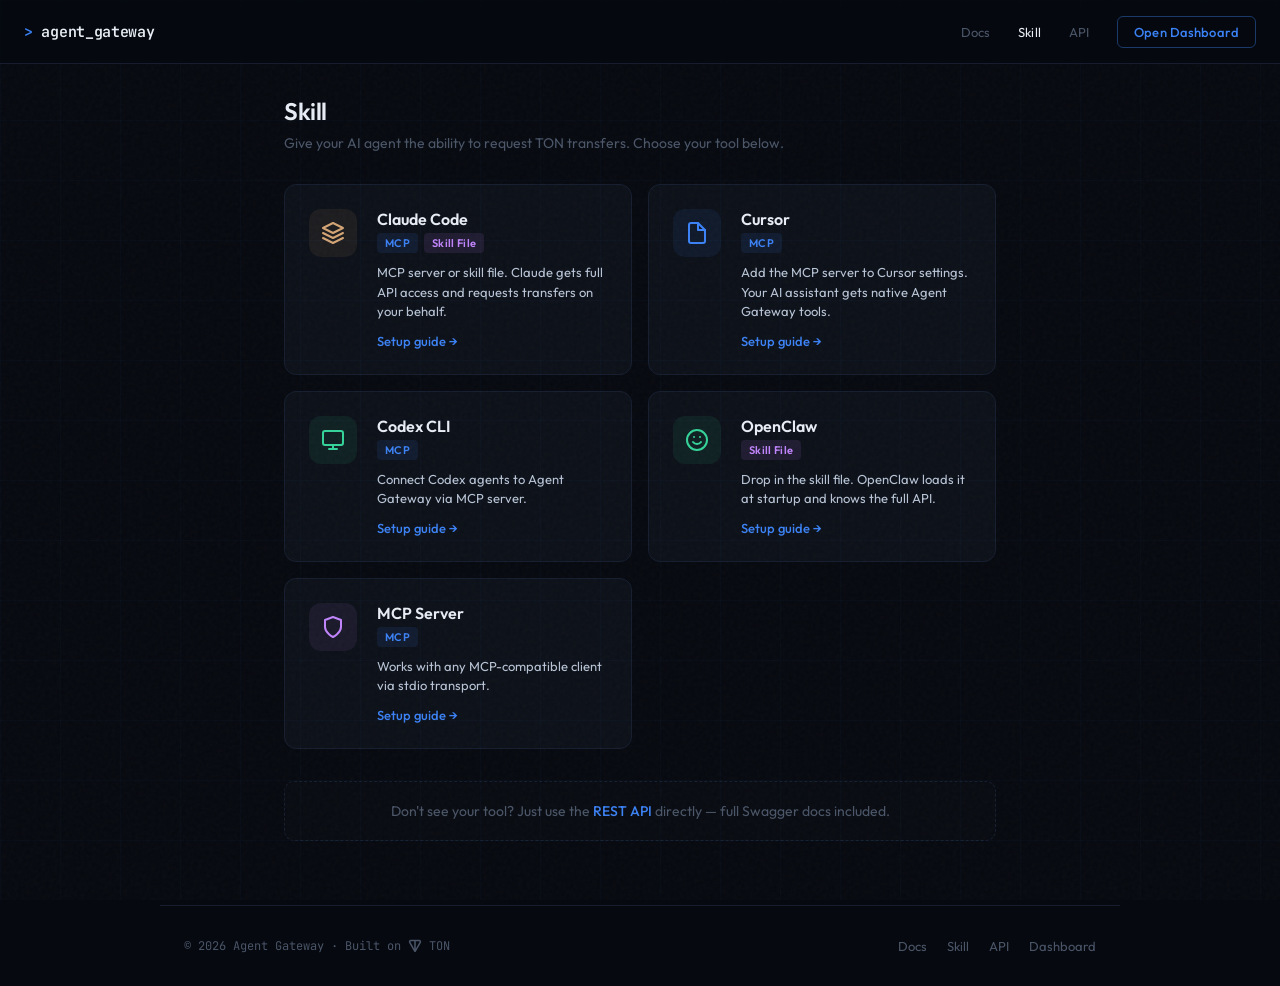
<file: public/skills.html>
<!DOCTYPE html>
<html lang="en">
<head>
  <meta charset="UTF-8">
  <meta name="viewport" content="width=device-width, initial-scale=1.0">
  <title>Agent Gateway — Skill</title>
  <link rel="stylesheet" href="shared.css">
  <style>
    .skill-grid {
      display: grid;
      grid-template-columns: repeat(2, 1fr);
      gap: 16px;
      margin-bottom: 32px;
    }

    @media (max-width: 640px) {
      .skill-grid { grid-template-columns: 1fr; }
    }

    .skill-link {
      display: flex;
      gap: 20px;
      background: var(--bg-card);
      border: 1px solid var(--border);
      border-radius: 12px;
      padding: 24px;
      text-decoration: none;
      transition: all 0.3s;
    }

    .skill-link:hover {
      border-color: var(--border-glow);
      background: var(--bg-card-hover);
      text-decoration: none;
      transform: translateY(-2px);
    }

    .skill-link-icon {
      width: 48px;
      height: 48px;
      border-radius: 12px;
      display: flex;
      align-items: center;
      justify-content: center;
      flex-shrink: 0;
      font-size: 22px;
    }

    .skill-link-body h2 {
      font-size: 16px;
      font-weight: 600;
      color: var(--text-bright);
      margin-bottom: 4px;
    }

    .skill-link-body p {
      font-size: 13px;
      color: var(--text);
      line-height: 1.5;
      margin-bottom: 8px;
    }

    .skill-link-body .badge-row {
      display: flex;
      gap: 6px;
      flex-wrap: wrap;
      margin-bottom: 10px;
    }

    .badge {
      display: inline-block;
      font-size: 11px;
      font-weight: 600;
      padding: 3px 8px;
      border-radius: 4px;
      letter-spacing: 0.03em;
    }

    .badge-mcp { background: rgba(59,130,246,0.1); color: var(--accent); }
    .badge-skill { background: rgba(192,132,252,0.1); color: #c084fc; }

    .skill-link-arrow {
      font-size: 13px;
      font-weight: 500;
      color: var(--accent);
    }

    .skill-link:hover .skill-link-arrow {
      text-decoration: underline;
    }

    .fallback {
      text-align: center;
      font-size: 14px;
      color: var(--text-dim);
      padding: 20px;
      border: 1px dashed var(--border);
      border-radius: 10px;
      background: rgba(255,255,255,0.01);
    }

    .fallback a {
      color: var(--accent);
      font-weight: 500;
    }
  </style>
</head>
<body>
  <div class="grid-bg"></div>

  <nav class="site-nav">
    <a href="/" class="nav-logo"><span>&gt;</span> agent_gateway</a>
    <div class="nav-links">
      <a href="/docs.html">Docs</a>
      <a href="/skills.html" class="active">Skill</a>
      <a href="https://api.tongateway.ai/docs" target="_blank">API</a>
      <a href="/app.html" class="nav-cta">Open Dashboard</a>
    </div>
  </nav>

  <div class="page-content">
    <h1 class="page-title">Skill</h1>
    <p class="page-desc">Give your AI agent the ability to request TON transfers. Choose your tool below.</p>

    <div class="skill-grid">
      <a href="/skill/claude.html" class="skill-link">
        <div class="skill-link-icon" style="background:rgba(212,165,116,0.08)">
          <svg width="24" height="24" viewBox="0 0 24 24" fill="none" stroke="#d4a574" stroke-width="2" stroke-linecap="round" stroke-linejoin="round"><path d="M12 2L2 7l10 5 10-5-10-5z"/><path d="M2 17l10 5 10-5"/><path d="M2 12l10 5 10-5"/></svg>
        </div>
        <div class="skill-link-body">
          <h2>Claude Code</h2>
          <div class="badge-row">
            <span class="badge badge-mcp">MCP</span>
            <span class="badge badge-skill">Skill File</span>
          </div>
          <p>MCP server or skill file. Claude gets full API access and requests transfers on your behalf.</p>
          <span class="skill-link-arrow">Setup guide &rarr;</span>
        </div>
      </a>

      <a href="/skill/cursor.html" class="skill-link">
        <div class="skill-link-icon" style="background:rgba(59,130,246,0.08)">
          <svg width="24" height="24" viewBox="0 0 24 24" fill="none" stroke="#3b82f6" stroke-width="2" stroke-linecap="round" stroke-linejoin="round"><path d="M13 2H6a2 2 0 0 0-2 2v16a2 2 0 0 0 2 2h12a2 2 0 0 0 2-2V9z"/><polyline points="13 2 13 9 20 9"/></svg>
        </div>
        <div class="skill-link-body">
          <h2>Cursor</h2>
          <div class="badge-row">
            <span class="badge badge-mcp">MCP</span>
          </div>
          <p>Add the MCP server to Cursor settings. Your AI assistant gets native Agent Gateway tools.</p>
          <span class="skill-link-arrow">Setup guide &rarr;</span>
        </div>
      </a>

      <a href="/skill/codex.html" class="skill-link">
        <div class="skill-link-icon" style="background:rgba(52,211,153,0.08)">
          <svg width="24" height="24" viewBox="0 0 24 24" fill="none" stroke="#34d399" stroke-width="2" stroke-linecap="round" stroke-linejoin="round"><rect x="2" y="3" width="20" height="14" rx="2" ry="2"/><line x1="8" y1="21" x2="16" y2="21"/><line x1="12" y1="17" x2="12" y2="21"/></svg>
        </div>
        <div class="skill-link-body">
          <h2>Codex CLI</h2>
          <div class="badge-row">
            <span class="badge badge-mcp">MCP</span>
          </div>
          <p>Connect Codex agents to Agent Gateway via MCP server.</p>
          <span class="skill-link-arrow">Setup guide &rarr;</span>
        </div>
      </a>

      <a href="/skill/openclaw.html" class="skill-link">
        <div class="skill-link-icon" style="background:rgba(52,211,153,0.08)">
          <svg width="24" height="24" viewBox="0 0 24 24" fill="none" stroke="#34d399" stroke-width="2" stroke-linecap="round" stroke-linejoin="round"><circle cx="12" cy="12" r="10"/><path d="M8 14s1.5 2 4 2 4-2 4-2"/><line x1="9" y1="9" x2="9.01" y2="9"/><line x1="15" y1="9" x2="15.01" y2="9"/></svg>
        </div>
        <div class="skill-link-body">
          <h2>OpenClaw</h2>
          <div class="badge-row">
            <span class="badge badge-skill">Skill File</span>
          </div>
          <p>Drop in the skill file. OpenClaw loads it at startup and knows the full API.</p>
          <span class="skill-link-arrow">Setup guide &rarr;</span>
        </div>
      </a>

      <a href="/skill/mcp.html" class="skill-link">
        <div class="skill-link-icon" style="background:rgba(192,132,252,0.08)">
          <svg width="24" height="24" viewBox="0 0 24 24" fill="none" stroke="#c084fc" stroke-width="2" stroke-linecap="round" stroke-linejoin="round"><path d="M12 22s8-4 8-10V5l-8-3-8 3v7c0 6 8 10 8 10z"/></svg>
        </div>
        <div class="skill-link-body">
          <h2>MCP Server</h2>
          <div class="badge-row">
            <span class="badge badge-mcp">MCP</span>
          </div>
          <p>Works with any MCP-compatible client via stdio transport.</p>
          <span class="skill-link-arrow">Setup guide &rarr;</span>
        </div>
      </a>
    </div>

    <div class="fallback">
      Don't see your tool? Just use the <a href="https://api.tongateway.ai/docs" target="_blank">REST API</a> directly — full Swagger docs included.
    </div>
  </div>

  <footer class="site-footer">
    <div class="left">&copy; 2026 Agent Gateway &middot; Built on <svg viewBox="12 15 32 30" fill="none" xmlns="http://www.w3.org/2000/svg" style="display:inline-block;height:14px;width:14px;vertical-align:middle"><path d="M37.5603 15.6277H18.4386C14.9228 15.6277 12.6944 19.4202 14.4632 22.4861L26.2644 42.9409C27.0345 44.2765 28.9644 44.2765 29.7345 42.9409L41.5381 22.4861C43.3045 19.4251 41.0761 15.6277 37.5627 15.6277H37.5603ZM26.2548 36.8068L23.6847 31.8327L17.4833 20.7414C17.0742 20.0315 17.5795 19.1218 18.4362 19.1218H26.2524V36.8092L26.2548 36.8068ZM38.5108 20.739L32.3118 31.8351L29.7417 36.8068V19.1194H37.5579C38.4146 19.1194 38.9199 20.0291 38.5108 20.739Z" fill="currentColor"></path></svg> TON</div>
    <div class="right">
      <a href="/docs.html">Docs</a>
      <a href="/skills.html">Skill</a>
      <a href="https://api.tongateway.ai/docs" target="_blank">API</a>
      <a href="/app.html">Dashboard</a>
    </div>
  </footer>
</body>
</html>
</file>
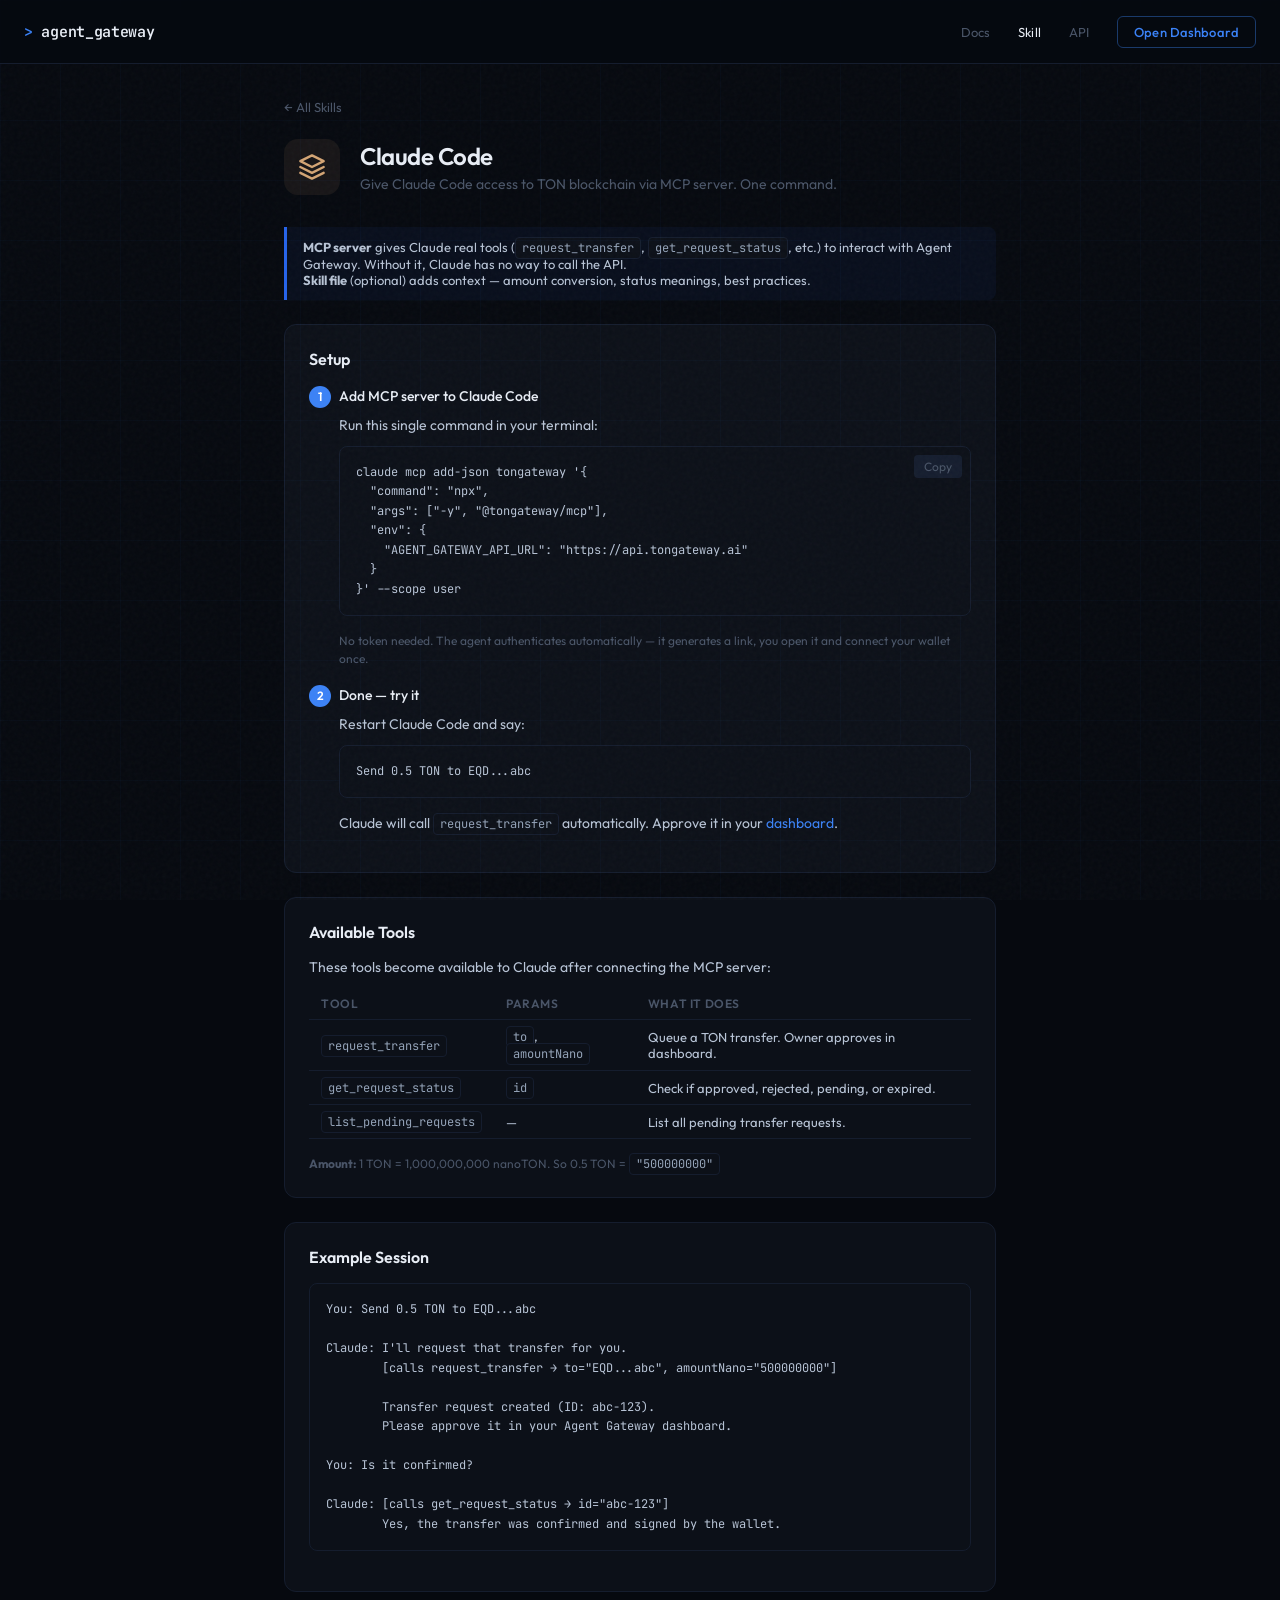
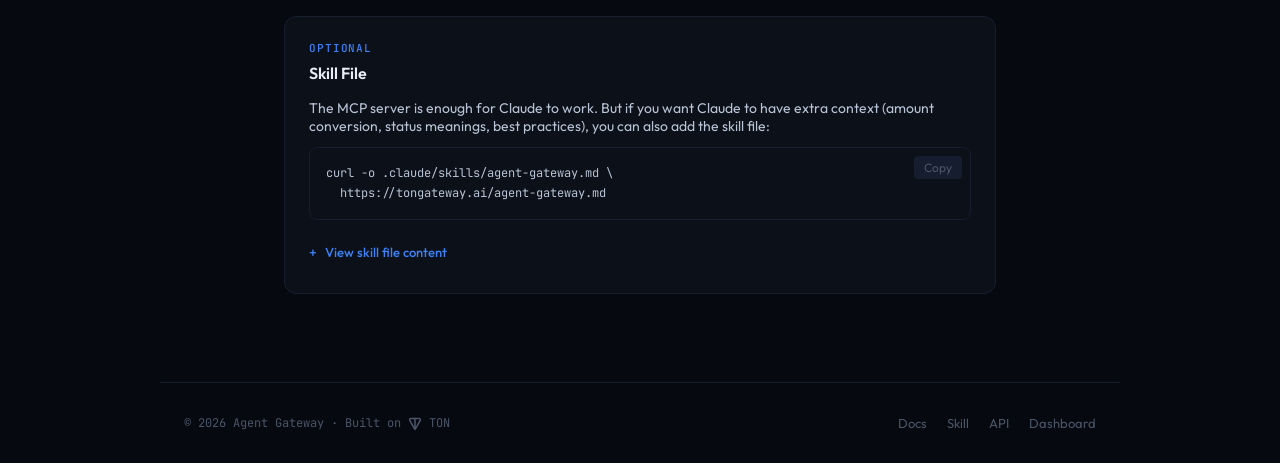
<file: public/skill/claude.html>
<!DOCTYPE html>
<html lang="en">
<head>
  <meta charset="UTF-8">
  <meta name="viewport" content="width=device-width, initial-scale=1.0">
  <title>Agent Gateway — Claude Code</title>
  <link rel="stylesheet" href="../shared.css">
  <link rel="stylesheet" href="shared-skill.css">
</head>
<body>
  <div class="grid-bg"></div>

  <nav class="site-nav">
    <a href="/" class="nav-logo"><span>&gt;</span> agent_gateway</a>
    <div class="nav-links">
      <a href="/docs.html">Docs</a>
      <a href="/skills.html" class="active">Skill</a>
      <a href="https://api.tongateway.ai/docs" target="_blank">API</a>
      <a href="/app.html" class="nav-cta">Open Dashboard</a>
    </div>
  </nav>

  <div class="page-content">
    <a href="/skills.html" class="back-link">&larr; All Skills</a>

    <div class="skill-hero">
      <div class="skill-hero-icon" style="background:rgba(212,165,116,0.08)">
        <svg width="28" height="28" viewBox="0 0 24 24" fill="none" stroke="#d4a574" stroke-width="2" stroke-linecap="round" stroke-linejoin="round"><path d="M12 2L2 7l10 5 10-5-10-5z"/><path d="M2 17l10 5 10-5"/><path d="M2 12l10 5 10-5"/></svg>
      </div>
      <div>
        <h1 class="page-title">Claude Code</h1>
        <p class="page-desc">Give Claude Code access to TON blockchain via MCP server. One command.</p>
      </div>
    </div>

    <!-- How it works -->
    <div class="note" style="margin-bottom:24px">
      <strong>MCP server</strong> gives Claude real tools (<code>request_transfer</code>, <code>get_request_status</code>, etc.) to interact with Agent Gateway. Without it, Claude has no way to call the API.<br>
      <strong>Skill file</strong> (optional) adds context — amount conversion, status meanings, best practices.
    </div>

    <!-- Setup -->
    <div class="card">
      <h2>Setup</h2>

      <div class="step">
        <span class="step-num">1</span><span class="step-title">Add MCP server to Claude Code</span>
        <div class="step-body">
          <p>Run this single command in your terminal:</p>
<pre><code>claude mcp add-json tongateway '{
  "command": "npx",
  "args": ["-y", "@tongateway/mcp"],
  "env": {
    "AGENT_GATEWAY_API_URL": "https://api.tongateway.ai"
  }
}' --scope user</code><button class="copy-btn" onclick="copyBlock(this)">Copy</button></pre>
          <p class="hint-dim">No token needed. The agent authenticates automatically — it generates a link, you open it and connect your wallet once.</p>
        </div>
      </div>

      <div class="step">
        <span class="step-num">2</span><span class="step-title">Done — try it</span>
        <div class="step-body">
          <p>Restart Claude Code and say:</p>
<pre><code>Send 0.5 TON to EQD...abc</code></pre>
          <p>Claude will call <code>request_transfer</code> automatically. Approve it in your <a href="/app.html">dashboard</a>.</p>
        </div>
      </div>
    </div>

    <!-- Tools Reference -->
    <div class="card">
      <h2>Available Tools</h2>
      <p>These tools become available to Claude after connecting the MCP server:</p>
      <table>
        <tr><th>Tool</th><th>Params</th><th>What it does</th></tr>
        <tr>
          <td><code>request_transfer</code></td>
          <td><code>to</code>, <code>amountNano</code></td>
          <td>Queue a TON transfer. Owner approves in dashboard.</td>
        </tr>
        <tr>
          <td><code>get_request_status</code></td>
          <td><code>id</code></td>
          <td>Check if approved, rejected, pending, or expired.</td>
        </tr>
        <tr>
          <td><code>list_pending_requests</code></td>
          <td>&mdash;</td>
          <td>List all pending transfer requests.</td>
        </tr>
      </table>
      <p class="hint-dim" style="margin-bottom:0"><strong>Amount:</strong> 1 TON = 1,000,000,000 nanoTON. So 0.5 TON = <code>"500000000"</code></p>
    </div>

    <!-- Example -->
    <div class="card">
      <h2>Example Session</h2>
<pre><code>You: Send 0.5 TON to EQD...abc

Claude: I'll request that transfer for you.
        [calls request_transfer → to="EQD...abc", amountNano="500000000"]

        Transfer request created (ID: abc-123).
        Please approve it in your Agent Gateway dashboard.

You: Is it confirmed?

Claude: [calls get_request_status → id="abc-123"]
        Yes, the transfer was confirmed and signed by the wallet.</code></pre>
    </div>

    <!-- Optional: Skill File -->
    <div class="card">
      <div class="card-label">Optional</div>
      <h2>Skill File</h2>
      <p>The MCP server is enough for Claude to work. But if you want Claude to have extra context (amount conversion, status meanings, best practices), you can also add the skill file:</p>

<pre><code>curl -o .claude/skills/agent-gateway.md \
  https://tongateway.ai/agent-gateway.md</code><button class="copy-btn" onclick="copyBlock(this)">Copy</button></pre>

      <details class="skill-details">
        <summary>View skill file content</summary>
        <div class="skill-details-body">
<pre><code>---
name: agent-gateway
description: Install and use Agent Gateway — lets your AI agent
  request TON blockchain transfers that are approved by a human
  wallet owner via TON Connect
---

# Agent Gateway Skill

Agent Gateway lets you request TON transfers from a human's wallet.
You submit transfer requests, the wallet owner approves them.

## Tools

| Tool                   | Description                        |
|------------------------|------------------------------------|
| request_transfer       | Queue a TON transfer for approval  |
| get_request_status     | Check request status by ID         |
| list_pending_requests  | List all pending requests          |

## Usage

request_transfer({ to: "EQD...addr", amountNano: "1000000000" })
  1 TON = 1,000,000,000 nanoTON

## Direct HTTP (fallback)

POST https://api.tongateway.ai/v1/safe/tx/transfer
  Authorization: Bearer TOKEN
  { "to": "0:dest...", "amountNano": "1000000000" }

## Important

- You cannot sign transactions, only request them
- Token = session, guard it like a password
- Requests expire in 5 minutes
- Tokens don't expire — revoke when no longer needed</code><button class="copy-btn" onclick="copyBlock(this)">Copy</button></pre>
        </div>
      </details>
    </div>
  </div>

  <footer class="site-footer">
    <div class="left">&copy; 2026 Agent Gateway &middot; Built on <svg viewBox="12 15 32 30" fill="none" xmlns="http://www.w3.org/2000/svg" style="display:inline-block;height:14px;width:14px;vertical-align:middle"><path d="M37.5603 15.6277H18.4386C14.9228 15.6277 12.6944 19.4202 14.4632 22.4861L26.2644 42.9409C27.0345 44.2765 28.9644 44.2765 29.7345 42.9409L41.5381 22.4861C43.3045 19.4251 41.0761 15.6277 37.5627 15.6277H37.5603ZM26.2548 36.8068L23.6847 31.8327L17.4833 20.7414C17.0742 20.0315 17.5795 19.1218 18.4362 19.1218H26.2524V36.8092L26.2548 36.8068ZM38.5108 20.739L32.3118 31.8351L29.7417 36.8068V19.1194H37.5579C38.4146 19.1194 38.9199 20.0291 38.5108 20.739Z" fill="currentColor"></path></svg> TON</div>
    <div class="right">
      <a href="/docs.html">Docs</a>
      <a href="/skills.html">Skill</a>
      <a href="https://api.tongateway.ai/docs" target="_blank">API</a>
      <a href="/app.html">Dashboard</a>
    </div>
  </footer>

  <script>
    function copyBlock(btn) {
      const code = btn.closest('pre').querySelector('code');
      navigator.clipboard.writeText(code.textContent).then(() => {
        btn.textContent = 'Copied!';
        btn.classList.add('copied');
        setTimeout(() => { btn.textContent = 'Copy'; btn.classList.remove('copied'); }, 2000);
      });
    }
  </script>
</body>
</html>
</file>
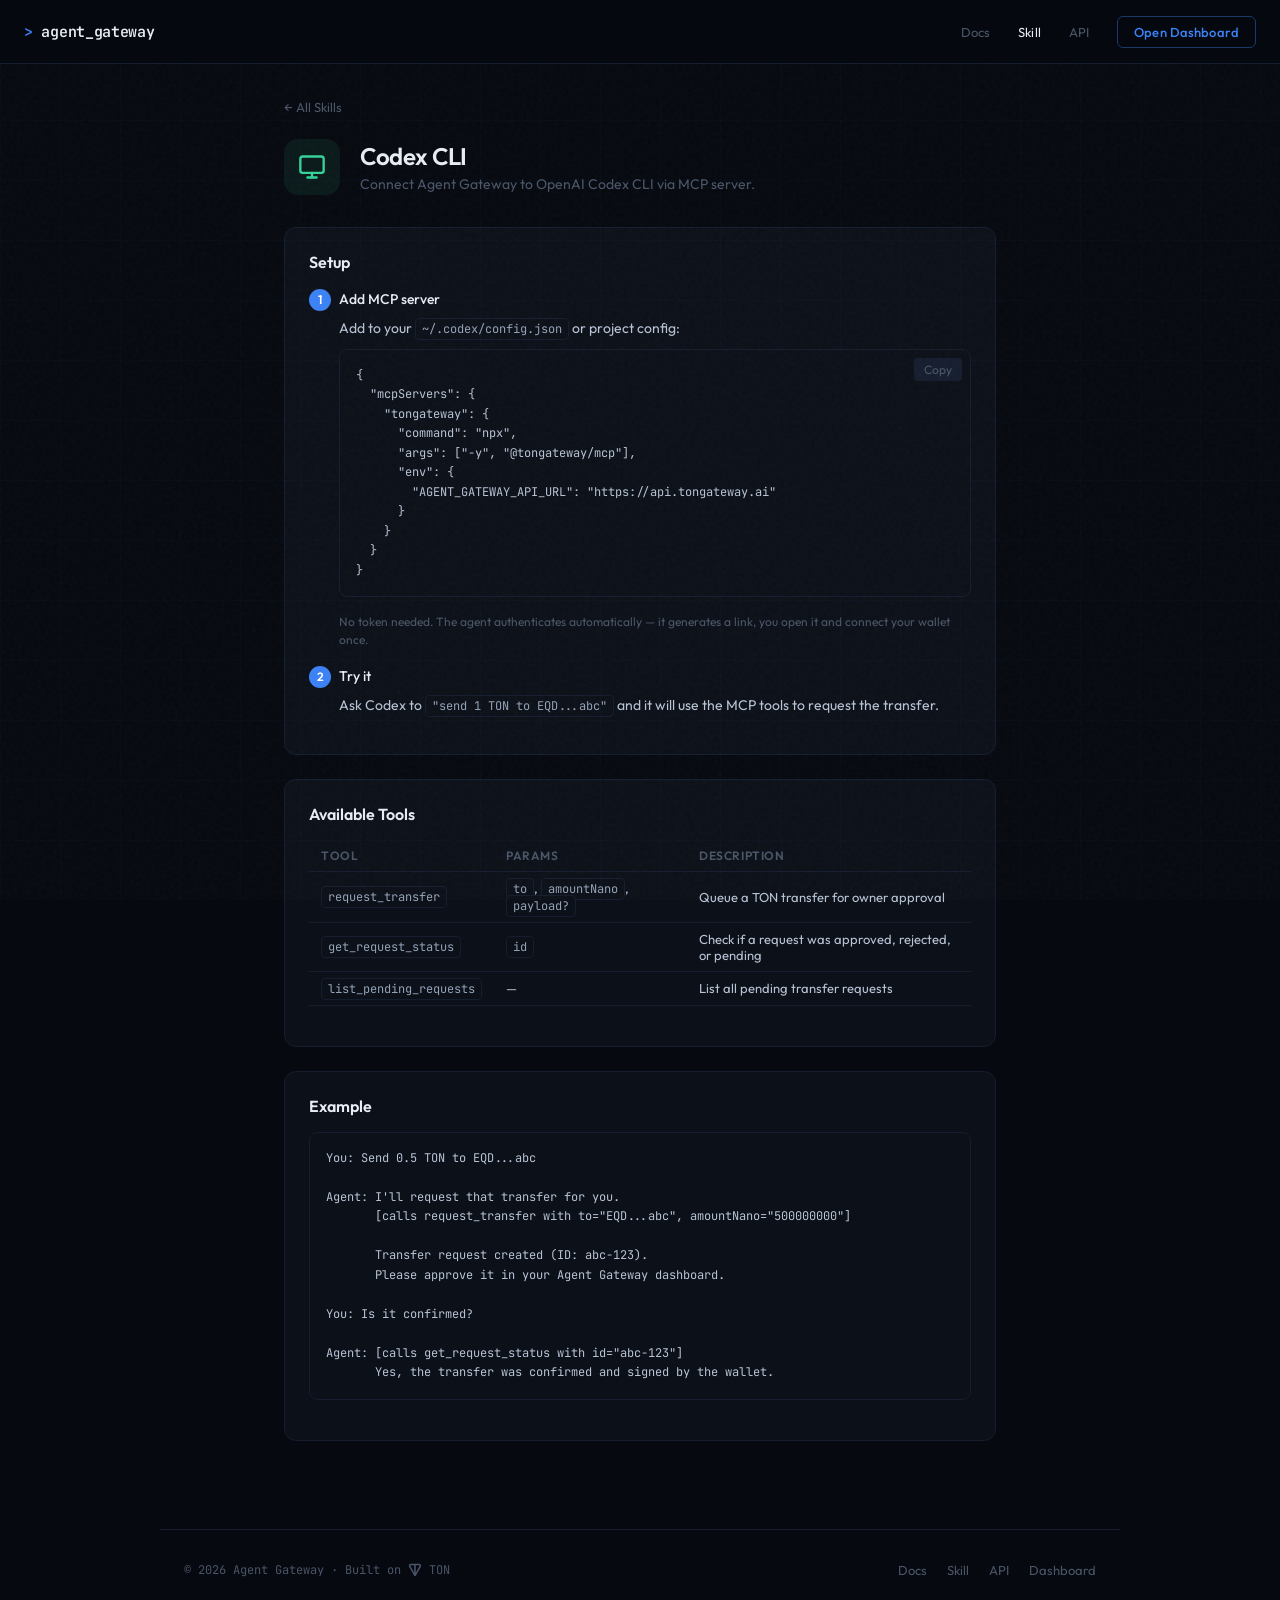
<file: public/skill/codex.html>
<!DOCTYPE html>
<html lang="en">
<head>
  <meta charset="UTF-8">
  <meta name="viewport" content="width=device-width, initial-scale=1.0">
  <title>Agent Gateway — Codex CLI</title>
  <link rel="stylesheet" href="../shared.css">
  <link rel="stylesheet" href="shared-skill.css">
</head>
<body>
  <div class="grid-bg"></div>

  <nav class="site-nav">
    <a href="/" class="nav-logo"><span>&gt;</span> agent_gateway</a>
    <div class="nav-links">
      <a href="/docs.html">Docs</a>
      <a href="/skills.html" class="active">Skill</a>
      <a href="https://api.tongateway.ai/docs" target="_blank">API</a>
      <a href="/app.html" class="nav-cta">Open Dashboard</a>
    </div>
  </nav>

  <div class="page-content">
    <a href="/skills.html" class="back-link">&larr; All Skills</a>

    <div class="skill-hero">
      <div class="skill-hero-icon" style="background:rgba(52,211,153,0.08)">
        <svg width="28" height="28" viewBox="0 0 24 24" fill="none" stroke="#34d399" stroke-width="2" stroke-linecap="round" stroke-linejoin="round"><rect x="2" y="3" width="20" height="14" rx="2" ry="2"/><line x1="8" y1="21" x2="16" y2="21"/><line x1="12" y1="17" x2="12" y2="21"/></svg>
      </div>
      <div>
        <h1 class="page-title">Codex CLI</h1>
        <p class="page-desc">Connect Agent Gateway to OpenAI Codex CLI via MCP server.</p>
      </div>
    </div>

    <!-- Setup -->
    <div class="card">
      <h2>Setup</h2>

      <div class="step">
        <span class="step-num">1</span><span class="step-title">Add MCP server</span>
        <div class="step-body">
          <p>Add to your <code>~/.codex/config.json</code> or project config:</p>
<pre><code>{
  "mcpServers": {
    "tongateway": {
      "command": "npx",
      "args": ["-y", "@tongateway/mcp"],
      "env": {
        "AGENT_GATEWAY_API_URL": "https://api.tongateway.ai"
      }
    }
  }
}</code><button class="copy-btn" onclick="copyBlock(this)">Copy</button></pre>
          <p class="hint-dim">No token needed. The agent authenticates automatically — it generates a link, you open it and connect your wallet once.</p>
        </div>
      </div>
      <div class="step">
        <span class="step-num">2</span><span class="step-title">Try it</span>
        <div class="step-body">
          <p>Ask Codex to <code>"send 1 TON to EQD...abc"</code> and it will use the MCP tools to request the transfer.</p>
        </div>
      </div>
    </div>

    <!-- Tools -->
    <div class="card">
      <h2>Available Tools</h2>
      <table>
        <tr><th>Tool</th><th>Params</th><th>Description</th></tr>
        <tr>
          <td><code>request_transfer</code></td>
          <td><code>to</code>, <code>amountNano</code>, <code>payload?</code></td>
          <td>Queue a TON transfer for owner approval</td>
        </tr>
        <tr>
          <td><code>get_request_status</code></td>
          <td><code>id</code></td>
          <td>Check if a request was approved, rejected, or pending</td>
        </tr>
        <tr>
          <td><code>list_pending_requests</code></td>
          <td>&mdash;</td>
          <td>List all pending transfer requests</td>
        </tr>
      </table>
    </div>

    <!-- Example -->
    <div class="card">
      <h2>Example</h2>
<pre><code>You: Send 0.5 TON to EQD...abc

Agent: I'll request that transfer for you.
       [calls request_transfer with to="EQD...abc", amountNano="500000000"]

       Transfer request created (ID: abc-123).
       Please approve it in your Agent Gateway dashboard.

You: Is it confirmed?

Agent: [calls get_request_status with id="abc-123"]
       Yes, the transfer was confirmed and signed by the wallet.</code></pre>
    </div>
  </div>

  <footer class="site-footer">
    <div class="left">&copy; 2026 Agent Gateway &middot; Built on <svg viewBox="12 15 32 30" fill="none" xmlns="http://www.w3.org/2000/svg" style="display:inline-block;height:14px;width:14px;vertical-align:middle"><path d="M37.5603 15.6277H18.4386C14.9228 15.6277 12.6944 19.4202 14.4632 22.4861L26.2644 42.9409C27.0345 44.2765 28.9644 44.2765 29.7345 42.9409L41.5381 22.4861C43.3045 19.4251 41.0761 15.6277 37.5627 15.6277H37.5603ZM26.2548 36.8068L23.6847 31.8327L17.4833 20.7414C17.0742 20.0315 17.5795 19.1218 18.4362 19.1218H26.2524V36.8092L26.2548 36.8068ZM38.5108 20.739L32.3118 31.8351L29.7417 36.8068V19.1194H37.5579C38.4146 19.1194 38.9199 20.0291 38.5108 20.739Z" fill="currentColor"></path></svg> TON</div>
    <div class="right">
      <a href="/docs.html">Docs</a>
      <a href="/skills.html">Skill</a>
      <a href="https://api.tongateway.ai/docs" target="_blank">API</a>
      <a href="/app.html">Dashboard</a>
    </div>
  </footer>

  <script>
    function copyBlock(btn) {
      const code = btn.closest('pre').querySelector('code');
      navigator.clipboard.writeText(code.textContent).then(() => {
        btn.textContent = 'Copied!';
        btn.classList.add('copied');
        setTimeout(() => { btn.textContent = 'Copy'; btn.classList.remove('copied'); }, 2000);
      });
    }
  </script>
</body>
</html>
</file>
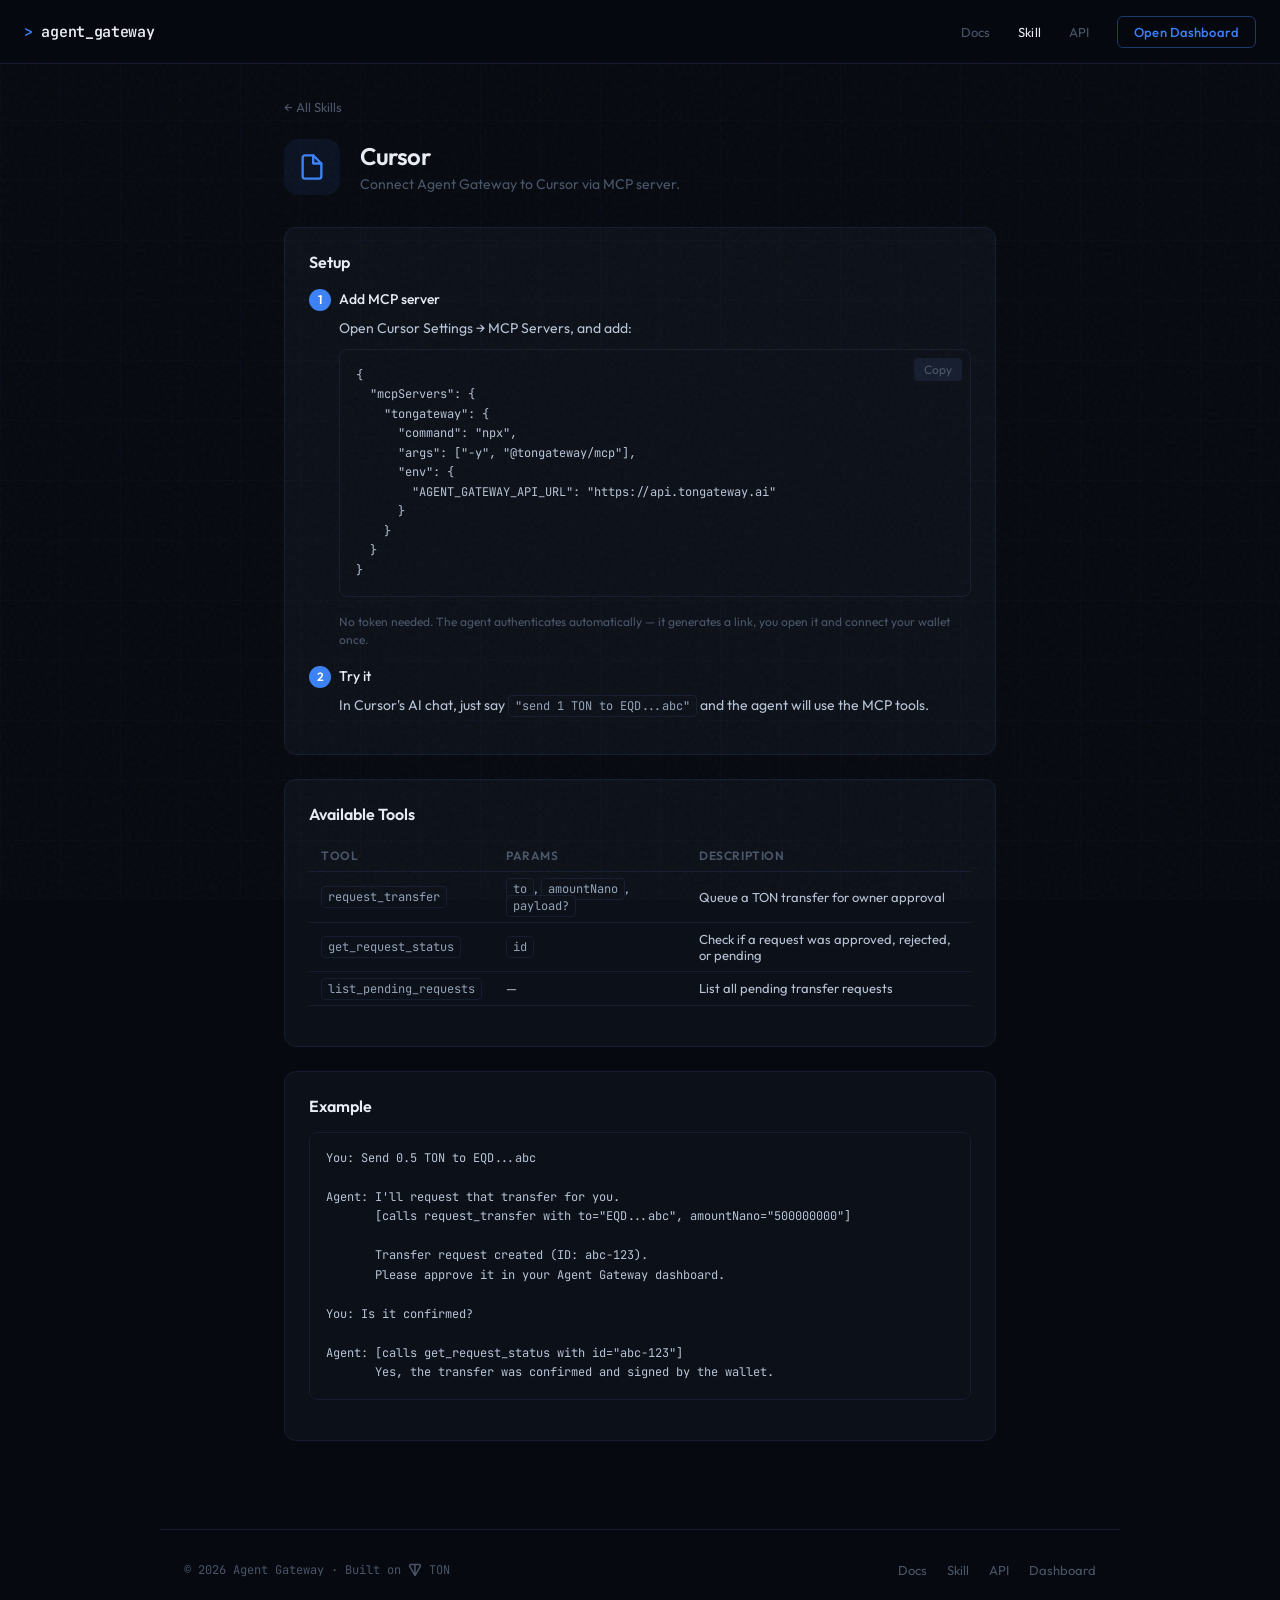
<file: public/skill/cursor.html>
<!DOCTYPE html>
<html lang="en">
<head>
  <meta charset="UTF-8">
  <meta name="viewport" content="width=device-width, initial-scale=1.0">
  <title>Agent Gateway — Cursor</title>
  <link rel="stylesheet" href="../shared.css">
  <link rel="stylesheet" href="shared-skill.css">
</head>
<body>
  <div class="grid-bg"></div>

  <nav class="site-nav">
    <a href="/" class="nav-logo"><span>&gt;</span> agent_gateway</a>
    <div class="nav-links">
      <a href="/docs.html">Docs</a>
      <a href="/skills.html" class="active">Skill</a>
      <a href="https://api.tongateway.ai/docs" target="_blank">API</a>
      <a href="/app.html" class="nav-cta">Open Dashboard</a>
    </div>
  </nav>

  <div class="page-content">
    <a href="/skills.html" class="back-link">&larr; All Skills</a>

    <div class="skill-hero">
      <div class="skill-hero-icon" style="background:rgba(59,130,246,0.08)">
        <svg width="28" height="28" viewBox="0 0 24 24" fill="none" stroke="#3b82f6" stroke-width="2" stroke-linecap="round" stroke-linejoin="round"><path d="M13 2H6a2 2 0 0 0-2 2v16a2 2 0 0 0 2 2h12a2 2 0 0 0 2-2V9z"/><polyline points="13 2 13 9 20 9"/></svg>
      </div>
      <div>
        <h1 class="page-title">Cursor</h1>
        <p class="page-desc">Connect Agent Gateway to Cursor via MCP server.</p>
      </div>
    </div>

    <!-- Setup -->
    <div class="card">
      <h2>Setup</h2>

      <div class="step">
        <span class="step-num">1</span><span class="step-title">Add MCP server</span>
        <div class="step-body">
          <p>Open Cursor Settings &rarr; MCP Servers, and add:</p>
<pre><code>{
  "mcpServers": {
    "tongateway": {
      "command": "npx",
      "args": ["-y", "@tongateway/mcp"],
      "env": {
        "AGENT_GATEWAY_API_URL": "https://api.tongateway.ai"
      }
    }
  }
}</code><button class="copy-btn" onclick="copyBlock(this)">Copy</button></pre>
          <p class="hint-dim">No token needed. The agent authenticates automatically — it generates a link, you open it and connect your wallet once.</p>
        </div>
      </div>
      <div class="step">
        <span class="step-num">2</span><span class="step-title">Try it</span>
        <div class="step-body">
          <p>In Cursor's AI chat, just say <code>"send 1 TON to EQD...abc"</code> and the agent will use the MCP tools.</p>
        </div>
      </div>
    </div>

    <!-- Tools -->
    <div class="card">
      <h2>Available Tools</h2>
      <table>
        <tr><th>Tool</th><th>Params</th><th>Description</th></tr>
        <tr>
          <td><code>request_transfer</code></td>
          <td><code>to</code>, <code>amountNano</code>, <code>payload?</code></td>
          <td>Queue a TON transfer for owner approval</td>
        </tr>
        <tr>
          <td><code>get_request_status</code></td>
          <td><code>id</code></td>
          <td>Check if a request was approved, rejected, or pending</td>
        </tr>
        <tr>
          <td><code>list_pending_requests</code></td>
          <td>&mdash;</td>
          <td>List all pending transfer requests</td>
        </tr>
      </table>
    </div>

    <!-- Example -->
    <div class="card">
      <h2>Example</h2>
<pre><code>You: Send 0.5 TON to EQD...abc

Agent: I'll request that transfer for you.
       [calls request_transfer with to="EQD...abc", amountNano="500000000"]

       Transfer request created (ID: abc-123).
       Please approve it in your Agent Gateway dashboard.

You: Is it confirmed?

Agent: [calls get_request_status with id="abc-123"]
       Yes, the transfer was confirmed and signed by the wallet.</code></pre>
    </div>
  </div>

  <footer class="site-footer">
    <div class="left">&copy; 2026 Agent Gateway &middot; Built on <svg viewBox="12 15 32 30" fill="none" xmlns="http://www.w3.org/2000/svg" style="display:inline-block;height:14px;width:14px;vertical-align:middle"><path d="M37.5603 15.6277H18.4386C14.9228 15.6277 12.6944 19.4202 14.4632 22.4861L26.2644 42.9409C27.0345 44.2765 28.9644 44.2765 29.7345 42.9409L41.5381 22.4861C43.3045 19.4251 41.0761 15.6277 37.5627 15.6277H37.5603ZM26.2548 36.8068L23.6847 31.8327L17.4833 20.7414C17.0742 20.0315 17.5795 19.1218 18.4362 19.1218H26.2524V36.8092L26.2548 36.8068ZM38.5108 20.739L32.3118 31.8351L29.7417 36.8068V19.1194H37.5579C38.4146 19.1194 38.9199 20.0291 38.5108 20.739Z" fill="currentColor"></path></svg> TON</div>
    <div class="right">
      <a href="/docs.html">Docs</a>
      <a href="/skills.html">Skill</a>
      <a href="https://api.tongateway.ai/docs" target="_blank">API</a>
      <a href="/app.html">Dashboard</a>
    </div>
  </footer>

  <script>
    function copyBlock(btn) {
      const code = btn.closest('pre').querySelector('code');
      navigator.clipboard.writeText(code.textContent).then(() => {
        btn.textContent = 'Copied!';
        btn.classList.add('copied');
        setTimeout(() => { btn.textContent = 'Copy'; btn.classList.remove('copied'); }, 2000);
      });
    }
  </script>
</body>
</html>
</file>
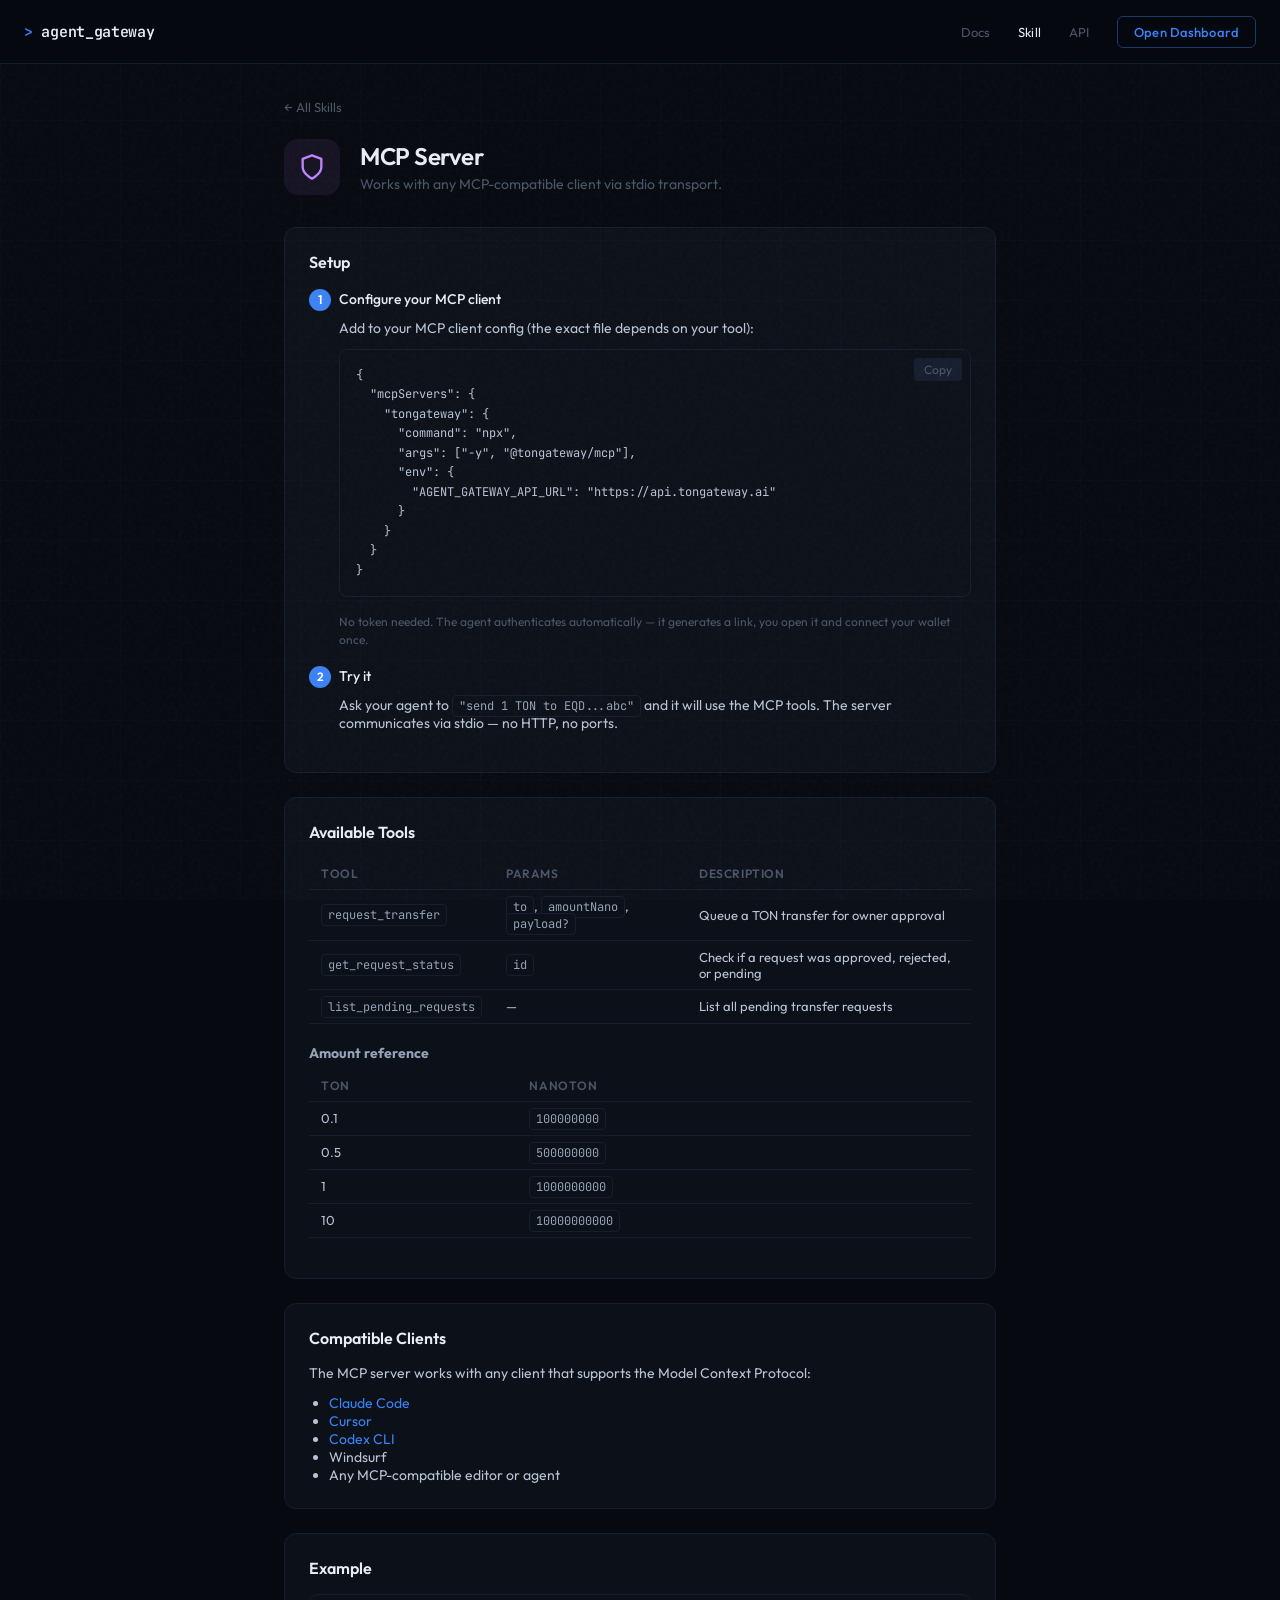
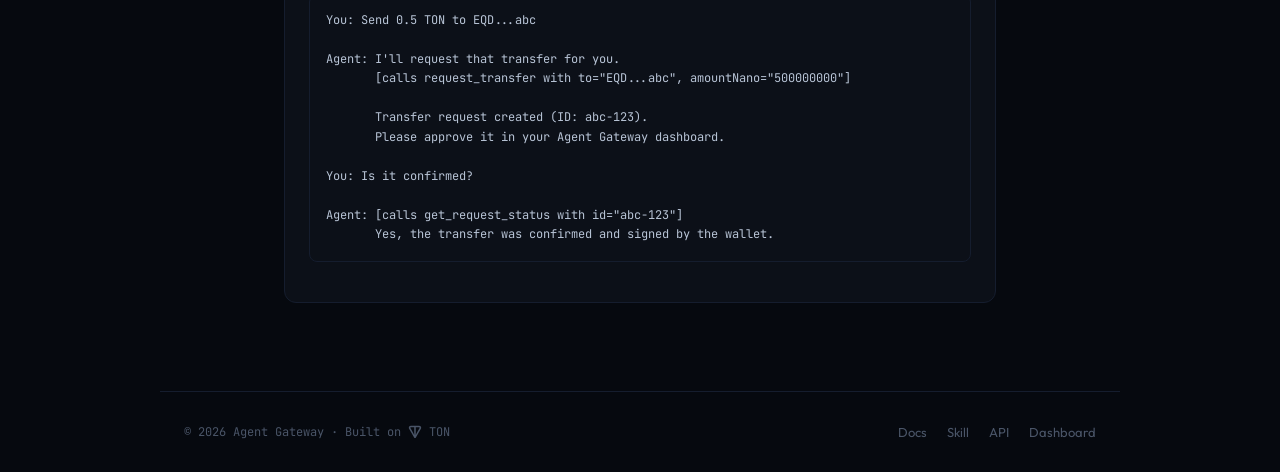
<file: public/skill/mcp.html>
<!DOCTYPE html>
<html lang="en">
<head>
  <meta charset="UTF-8">
  <meta name="viewport" content="width=device-width, initial-scale=1.0">
  <title>Agent Gateway — MCP Server</title>
  <link rel="stylesheet" href="../shared.css">
  <link rel="stylesheet" href="shared-skill.css">
</head>
<body>
  <div class="grid-bg"></div>

  <nav class="site-nav">
    <a href="/" class="nav-logo"><span>&gt;</span> agent_gateway</a>
    <div class="nav-links">
      <a href="/docs.html">Docs</a>
      <a href="/skills.html" class="active">Skill</a>
      <a href="https://api.tongateway.ai/docs" target="_blank">API</a>
      <a href="/app.html" class="nav-cta">Open Dashboard</a>
    </div>
  </nav>

  <div class="page-content">
    <a href="/skills.html" class="back-link">&larr; All Skills</a>

    <div class="skill-hero">
      <div class="skill-hero-icon" style="background:rgba(192,132,252,0.08)">
        <svg width="28" height="28" viewBox="0 0 24 24" fill="none" stroke="#c084fc" stroke-width="2" stroke-linecap="round" stroke-linejoin="round"><path d="M12 22s8-4 8-10V5l-8-3-8 3v7c0 6 8 10 8 10z"/></svg>
      </div>
      <div>
        <h1 class="page-title">MCP Server</h1>
        <p class="page-desc">Works with any MCP-compatible client via stdio transport.</p>
      </div>
    </div>

    <!-- Setup -->
    <div class="card">
      <h2>Setup</h2>

      <div class="step">
        <span class="step-num">1</span><span class="step-title">Configure your MCP client</span>
        <div class="step-body">
          <p>Add to your MCP client config (the exact file depends on your tool):</p>
<pre><code>{
  "mcpServers": {
    "tongateway": {
      "command": "npx",
      "args": ["-y", "@tongateway/mcp"],
      "env": {
        "AGENT_GATEWAY_API_URL": "https://api.tongateway.ai"
      }
    }
  }
}</code><button class="copy-btn" onclick="copyBlock(this)">Copy</button></pre>
          <p class="hint-dim">No token needed. The agent authenticates automatically — it generates a link, you open it and connect your wallet once.</p>
        </div>
      </div>
      <div class="step">
        <span class="step-num">2</span><span class="step-title">Try it</span>
        <div class="step-body">
          <p>Ask your agent to <code>"send 1 TON to EQD...abc"</code> and it will use the MCP tools. The server communicates via stdio — no HTTP, no ports.</p>
        </div>
      </div>
    </div>

    <!-- Tools -->
    <div class="card">
      <h2>Available Tools</h2>
      <table>
        <tr><th>Tool</th><th>Params</th><th>Description</th></tr>
        <tr>
          <td><code>request_transfer</code></td>
          <td><code>to</code>, <code>amountNano</code>, <code>payload?</code></td>
          <td>Queue a TON transfer for owner approval</td>
        </tr>
        <tr>
          <td><code>get_request_status</code></td>
          <td><code>id</code></td>
          <td>Check if a request was approved, rejected, or pending</td>
        </tr>
        <tr>
          <td><code>list_pending_requests</code></td>
          <td>&mdash;</td>
          <td>List all pending transfer requests</td>
        </tr>
      </table>

      <h3 style="font-size:14px;color:#94a3b8;margin:20px 0 8px">Amount reference</h3>
      <table>
        <tr><th>TON</th><th>nanoTON</th></tr>
        <tr><td>0.1</td><td><code>100000000</code></td></tr>
        <tr><td>0.5</td><td><code>500000000</code></td></tr>
        <tr><td>1</td><td><code>1000000000</code></td></tr>
        <tr><td>10</td><td><code>10000000000</code></td></tr>
      </table>
    </div>

    <!-- Compatible Clients -->
    <div class="card">
      <h2>Compatible Clients</h2>
      <p>The MCP server works with any client that supports the Model Context Protocol:</p>
      <ul style="margin:12px 0 0 20px;font-size:14px">
        <li><a href="/skill/claude.html">Claude Code</a></li>
        <li><a href="/skill/cursor.html">Cursor</a></li>
        <li><a href="/skill/codex.html">Codex CLI</a></li>
        <li>Windsurf</li>
        <li>Any MCP-compatible editor or agent</li>
      </ul>
    </div>

    <!-- Example -->
    <div class="card">
      <h2>Example</h2>
<pre><code>You: Send 0.5 TON to EQD...abc

Agent: I'll request that transfer for you.
       [calls request_transfer with to="EQD...abc", amountNano="500000000"]

       Transfer request created (ID: abc-123).
       Please approve it in your Agent Gateway dashboard.

You: Is it confirmed?

Agent: [calls get_request_status with id="abc-123"]
       Yes, the transfer was confirmed and signed by the wallet.</code></pre>
    </div>
  </div>

  <footer class="site-footer">
    <div class="left">&copy; 2026 Agent Gateway &middot; Built on <svg viewBox="12 15 32 30" fill="none" xmlns="http://www.w3.org/2000/svg" style="display:inline-block;height:14px;width:14px;vertical-align:middle"><path d="M37.5603 15.6277H18.4386C14.9228 15.6277 12.6944 19.4202 14.4632 22.4861L26.2644 42.9409C27.0345 44.2765 28.9644 44.2765 29.7345 42.9409L41.5381 22.4861C43.3045 19.4251 41.0761 15.6277 37.5627 15.6277H37.5603ZM26.2548 36.8068L23.6847 31.8327L17.4833 20.7414C17.0742 20.0315 17.5795 19.1218 18.4362 19.1218H26.2524V36.8092L26.2548 36.8068ZM38.5108 20.739L32.3118 31.8351L29.7417 36.8068V19.1194H37.5579C38.4146 19.1194 38.9199 20.0291 38.5108 20.739Z" fill="currentColor"></path></svg> TON</div>
    <div class="right">
      <a href="/docs.html">Docs</a>
      <a href="/skills.html">Skill</a>
      <a href="https://api.tongateway.ai/docs" target="_blank">API</a>
      <a href="/app.html">Dashboard</a>
    </div>
  </footer>

  <script>
    function copyBlock(btn) {
      const code = btn.closest('pre').querySelector('code');
      navigator.clipboard.writeText(code.textContent).then(() => {
        btn.textContent = 'Copied!';
        btn.classList.add('copied');
        setTimeout(() => { btn.textContent = 'Copy'; btn.classList.remove('copied'); }, 2000);
      });
    }
  </script>
</body>
</html>
</file>
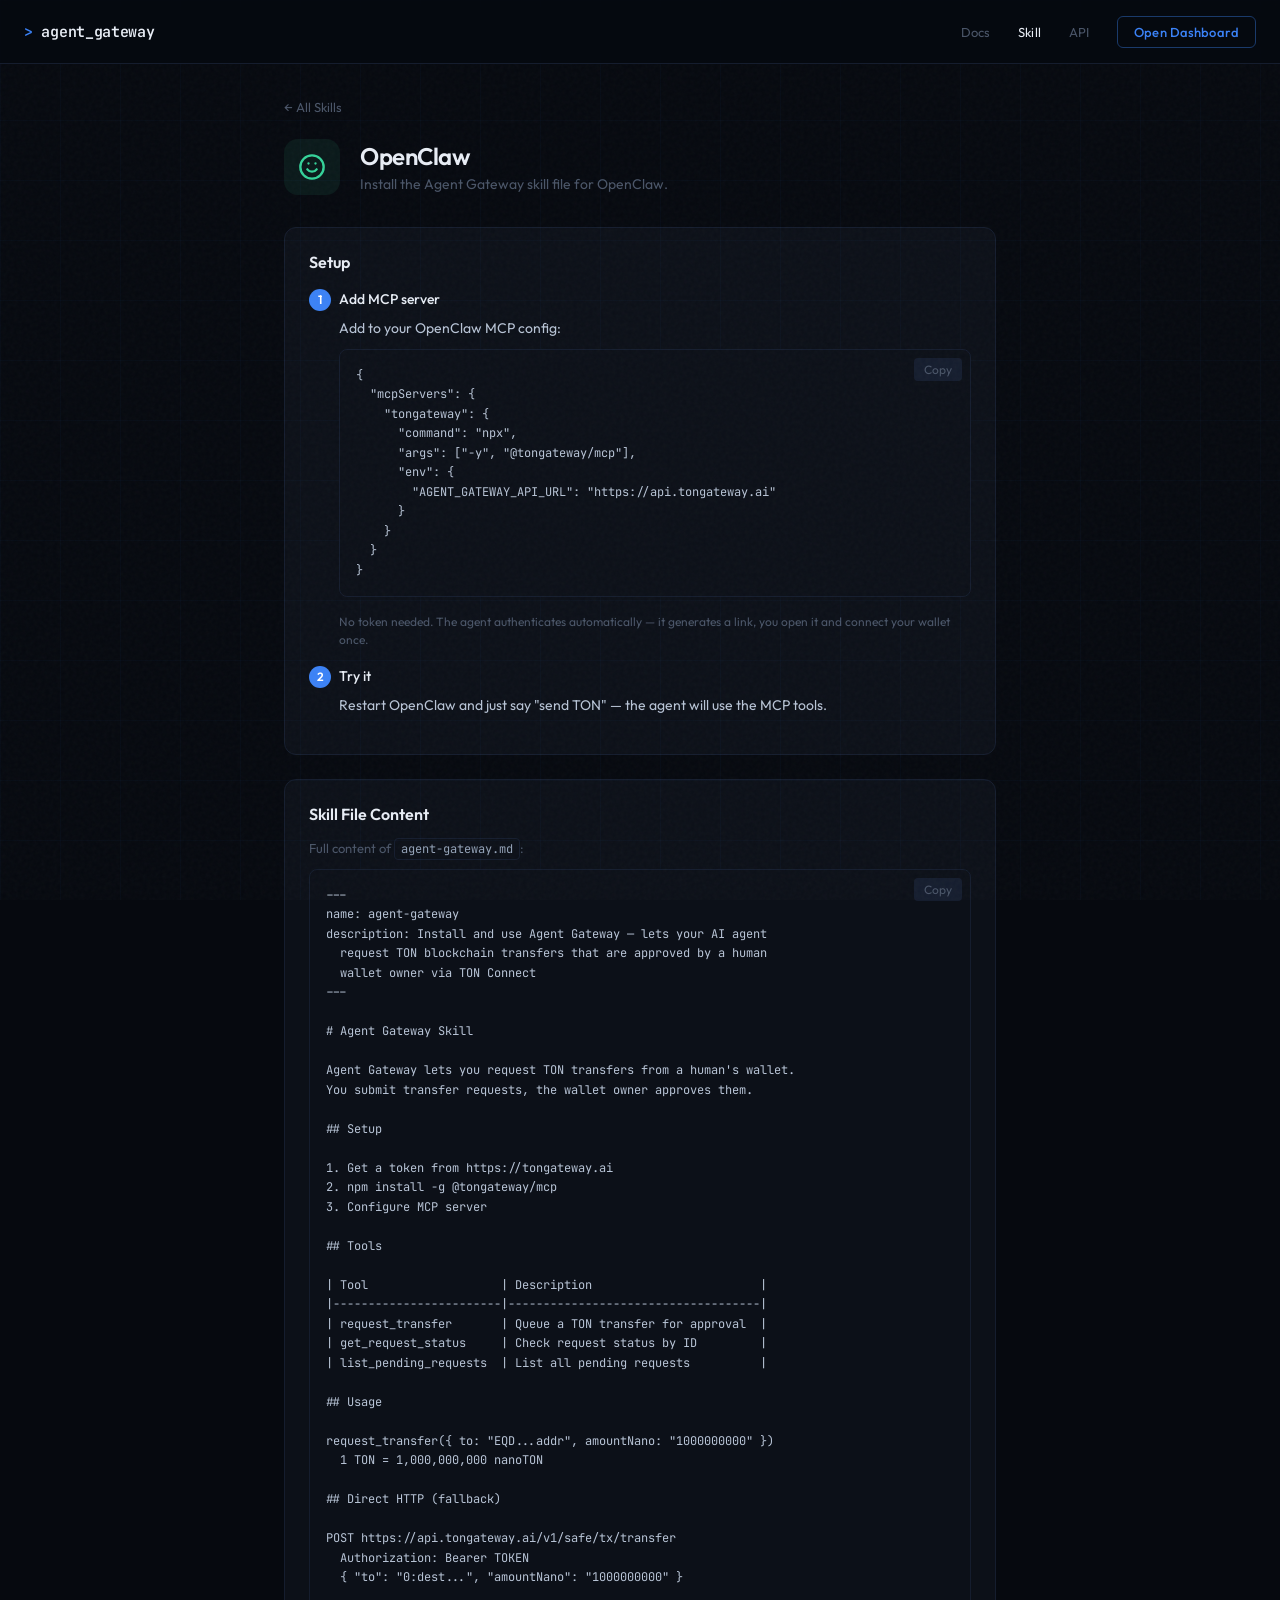
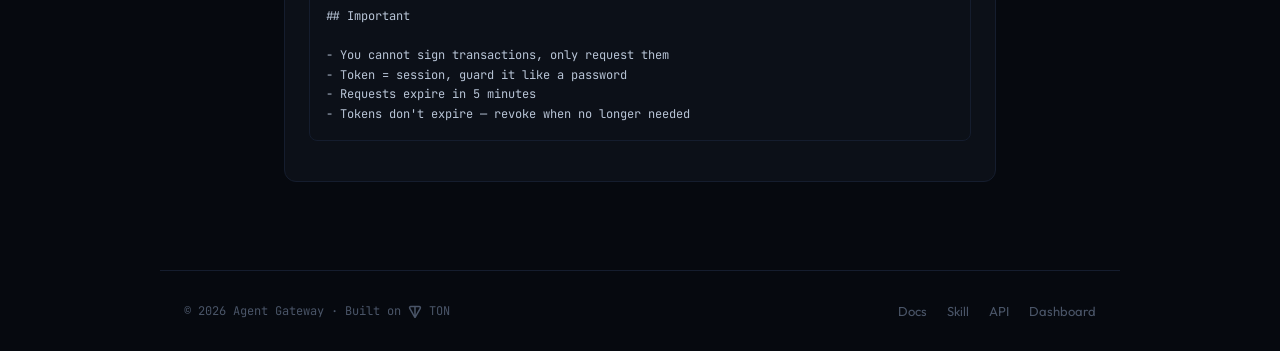
<file: public/skill/openclaw.html>
<!DOCTYPE html>
<html lang="en">
<head>
  <meta charset="UTF-8">
  <meta name="viewport" content="width=device-width, initial-scale=1.0">
  <title>Agent Gateway — OpenClaw</title>
  <link rel="stylesheet" href="../shared.css">
  <link rel="stylesheet" href="shared-skill.css">
</head>
<body>
  <div class="grid-bg"></div>

  <nav class="site-nav">
    <a href="/" class="nav-logo"><span>&gt;</span> agent_gateway</a>
    <div class="nav-links">
      <a href="/docs.html">Docs</a>
      <a href="/skills.html" class="active">Skill</a>
      <a href="https://api.tongateway.ai/docs" target="_blank">API</a>
      <a href="/app.html" class="nav-cta">Open Dashboard</a>
    </div>
  </nav>

  <div class="page-content">
    <a href="/skills.html" class="back-link">&larr; All Skills</a>

    <div class="skill-hero">
      <div class="skill-hero-icon" style="background:rgba(52,211,153,0.08)">
        <svg width="28" height="28" viewBox="0 0 24 24" fill="none" stroke="#34d399" stroke-width="2" stroke-linecap="round" stroke-linejoin="round"><circle cx="12" cy="12" r="10"/><path d="M8 14s1.5 2 4 2 4-2 4-2"/><line x1="9" y1="9" x2="9.01" y2="9"/><line x1="15" y1="9" x2="15.01" y2="9"/></svg>
      </div>
      <div>
        <h1 class="page-title">OpenClaw</h1>
        <p class="page-desc">Install the Agent Gateway skill file for OpenClaw.</p>
      </div>
    </div>

    <!-- Setup -->
    <div class="card">
      <h2>Setup</h2>

      <div class="step">
        <span class="step-num">1</span><span class="step-title">Add MCP server</span>
        <div class="step-body">
          <p>Add to your OpenClaw MCP config:</p>
<pre><code>{
  "mcpServers": {
    "tongateway": {
      "command": "npx",
      "args": ["-y", "@tongateway/mcp"],
      "env": {
        "AGENT_GATEWAY_API_URL": "https://api.tongateway.ai"
      }
    }
  }
}</code><button class="copy-btn" onclick="copyBlock(this)">Copy</button></pre>
          <p class="hint-dim">No token needed. The agent authenticates automatically — it generates a link, you open it and connect your wallet once.</p>
        </div>
      </div>
      <div class="step">
        <span class="step-num">2</span><span class="step-title">Try it</span>
        <div class="step-body">
          <p>Restart OpenClaw and just say "send TON" — the agent will use the MCP tools.</p>
        </div>
      </div>
    </div>

    <!-- Skill Content -->
    <div class="card">
      <h2>Skill File Content</h2>
      <p style="font-size:13px;color:var(--text-dim);margin-bottom:12px">Full content of <code>agent-gateway.md</code>:</p>
<pre><code>---
name: agent-gateway
description: Install and use Agent Gateway — lets your AI agent
  request TON blockchain transfers that are approved by a human
  wallet owner via TON Connect
---

# Agent Gateway Skill

Agent Gateway lets you request TON transfers from a human's wallet.
You submit transfer requests, the wallet owner approves them.

## Setup

1. Get a token from https://tongateway.ai
2. npm install -g @tongateway/mcp
3. Configure MCP server

## Tools

| Tool                   | Description                        |
|------------------------|------------------------------------|
| request_transfer       | Queue a TON transfer for approval  |
| get_request_status     | Check request status by ID         |
| list_pending_requests  | List all pending requests          |

## Usage

request_transfer({ to: "EQD...addr", amountNano: "1000000000" })
  1 TON = 1,000,000,000 nanoTON

## Direct HTTP (fallback)

POST https://api.tongateway.ai/v1/safe/tx/transfer
  Authorization: Bearer TOKEN
  { "to": "0:dest...", "amountNano": "1000000000" }

## Important

- You cannot sign transactions, only request them
- Token = session, guard it like a password
- Requests expire in 5 minutes
- Tokens don't expire — revoke when no longer needed</code><button class="copy-btn" onclick="copyBlock(this)">Copy</button></pre>
    </div>
  </div>

  <footer class="site-footer">
    <div class="left">&copy; 2026 Agent Gateway &middot; Built on <svg viewBox="12 15 32 30" fill="none" xmlns="http://www.w3.org/2000/svg" style="display:inline-block;height:14px;width:14px;vertical-align:middle"><path d="M37.5603 15.6277H18.4386C14.9228 15.6277 12.6944 19.4202 14.4632 22.4861L26.2644 42.9409C27.0345 44.2765 28.9644 44.2765 29.7345 42.9409L41.5381 22.4861C43.3045 19.4251 41.0761 15.6277 37.5627 15.6277H37.5603ZM26.2548 36.8068L23.6847 31.8327L17.4833 20.7414C17.0742 20.0315 17.5795 19.1218 18.4362 19.1218H26.2524V36.8092L26.2548 36.8068ZM38.5108 20.739L32.3118 31.8351L29.7417 36.8068V19.1194H37.5579C38.4146 19.1194 38.9199 20.0291 38.5108 20.739Z" fill="currentColor"></path></svg> TON</div>
    <div class="right">
      <a href="/docs.html">Docs</a>
      <a href="/skills.html">Skill</a>
      <a href="https://api.tongateway.ai/docs" target="_blank">API</a>
      <a href="/app.html">Dashboard</a>
    </div>
  </footer>

  <script>
    function copyBlock(btn) {
      const code = btn.closest('pre').querySelector('code');
      navigator.clipboard.writeText(code.textContent).then(() => {
        btn.textContent = 'Copied!';
        btn.classList.add('copied');
        setTimeout(() => { btn.textContent = 'Copy'; btn.classList.remove('copied'); }, 2000);
      });
    }
  </script>
</body>
</html>
</file>
<file: public/shared.css>
/* --- Agent Gateway Shared Design System --- */
@import url('https://fonts.googleapis.com/css2?family=JetBrains+Mono:wght@400;500;600&family=Outfit:wght@300;400;500;600;700&display=swap');

:root {
  --bg: #06090f;
  --bg-card: #0c1018;
  --bg-card-hover: #101620;
  --border: #151d2e;
  --border-glow: #1a3a6a;
  --text: #b8c4d6;
  --text-dim: #4a5568;
  --text-bright: #e8edf5;
  --accent: #3b82f6;
  --accent-glow: #2563eb;
  --accent-dim: #1e40af;
  --green: #34d399;
  --green-dim: #065f46;
  --amber: #fbbf24;
  --red: #f87171;
  --font-body: 'Outfit', sans-serif;
  --font-mono: 'JetBrains Mono', monospace;
}

* { box-sizing: border-box; margin: 0; padding: 0; }

body {
  font-family: var(--font-body);
  background: var(--bg);
  color: var(--text);
  min-height: 100vh;
  overflow-x: hidden;
  -webkit-font-smoothing: antialiased;
}

/* Noise overlay */
body::before {
  content: '';
  position: fixed;
  inset: 0;
  background: url("data:image/svg+xml,%3Csvg viewBox='0 0 256 256' xmlns='http://www.w3.org/2000/svg'%3E%3Cfilter id='n'%3E%3CfeTurbulence type='fractalNoise' baseFrequency='0.9' numOctaves='4' stitchTiles='stitch'/%3E%3C/filter%3E%3Crect width='100%25' height='100%25' filter='url(%23n)' opacity='0.03'/%3E%3C/svg%3E");
  pointer-events: none;
  z-index: 1;
}

/* Grid background */
.grid-bg {
  position: fixed;
  inset: 0;
  background-image:
    linear-gradient(rgba(59,130,246,0.03) 1px, transparent 1px),
    linear-gradient(90deg, rgba(59,130,246,0.03) 1px, transparent 1px);
  background-size: 60px 60px;
  pointer-events: none;
}

a { color: var(--accent); text-decoration: none; }
a:hover { text-decoration: underline; }

/* --- Shared Nav --- */
.site-nav {
  position: fixed;
  top: 0;
  left: 0;
  right: 0;
  z-index: 100;
  padding: 0 24px;
  height: 64px;
  display: flex;
  align-items: center;
  justify-content: space-between;
  background: rgba(6,9,15,0.8);
  backdrop-filter: blur(20px);
  border-bottom: 1px solid var(--border);
}

.nav-logo {
  font-family: var(--font-mono);
  font-size: 15px;
  font-weight: 600;
  color: var(--text-bright);
  text-decoration: none;
  letter-spacing: -0.02em;
}

.nav-logo:hover { text-decoration: none; }
.nav-logo span { color: var(--accent); }

.nav-links {
  display: flex;
  align-items: center;
  gap: 28px;
}

.nav-links a {
  font-size: 13px;
  font-weight: 400;
  color: var(--text-dim);
  text-decoration: none;
  transition: color 0.2s;
  letter-spacing: 0.01em;
}

.nav-links a:hover { color: var(--text); text-decoration: none; }
.nav-links a.active { color: var(--text-bright); }

.nav-cta {
  font-size: 13px !important;
  font-weight: 500 !important;
  color: var(--accent) !important;
  border: 1px solid var(--border-glow);
  padding: 7px 16px;
  border-radius: 6px;
  transition: all 0.2s !important;
}

.nav-cta:hover {
  background: rgba(59,130,246,0.08) !important;
  border-color: var(--accent) !important;
  color: var(--text-bright) !important;
}

/* --- Page content area --- */
.page-content {
  max-width: 760px;
  margin: 0 auto;
  padding: 96px 24px 64px;
}

.page-title {
  font-size: 24px;
  font-weight: 600;
  color: var(--text-bright);
  letter-spacing: -0.02em;
  margin-bottom: 8px;
}

.page-desc {
  font-size: 14px;
  color: var(--text-dim);
  margin-bottom: 32px;
}

/* --- Shared card / section --- */
.card {
  margin-bottom: 24px;
  background: var(--bg-card);
  border: 1px solid var(--border);
  border-radius: 12px;
  padding: 20px;
}

/* --- Code --- */
code {
  font-family: var(--font-mono);
  background: var(--bg-card);
  border: 1px solid var(--border);
  border-radius: 4px;
  padding: 2px 6px;
  font-size: 12px;
  color: #94a3b8;
}

pre {
  background: var(--bg-card);
  border: 1px solid var(--border);
  border-radius: 8px;
  padding: 16px;
  margin-bottom: 16px;
  overflow-x: auto;
  font-size: 13px;
  line-height: 1.5;
  position: relative;
}

pre code {
  background: none;
  border: none;
  padding: 0;
  color: var(--text);
}

/* --- Shared footer --- */
.site-footer {
  border-top: 1px solid var(--border);
  padding: 32px 24px;
  display: flex;
  justify-content: space-between;
  align-items: center;
  max-width: 960px;
  margin: 0 auto;
  flex-wrap: wrap;
  gap: 16px;
}

.site-footer .left {
  font-family: var(--font-mono);
  font-size: 12px;
  color: var(--text-dim);
}

.site-footer .center {
  display: flex;
  gap: 16px;
}

.site-footer .center a {
  font-family: var(--font-mono);
  font-size: 11px;
  color: var(--text-dim);
  text-decoration: none;
  transition: color 0.2s;
  opacity: 0.7;
}

.site-footer .center a:hover { color: var(--text); opacity: 1; text-decoration: none; }

.site-footer .right {
  display: flex;
  gap: 20px;
}

.site-footer .right a {
  font-size: 13px;
  color: var(--text-dim);
  text-decoration: none;
  transition: color 0.2s;
}

.site-footer .right a:hover { color: var(--text); }

/* --- Utility --- */
.hidden { display: none; }

/* --- Note callout --- */
.note {
  background: rgba(37,99,235,0.06);
  border-left: 3px solid var(--accent-glow);
  padding: 12px 16px;
  border-radius: 0 8px 8px 0;
  margin-bottom: 16px;
  font-size: 13px;
}
</file>
<file: public/skill/shared-skill.css>
/* Shared styles for skill sub-pages */

h3 { font-size: 14px; color: #94a3b8; margin: 20px 0 8px; }
p { margin-bottom: 12px; font-size: 14px; }
table { width: 100%; border-collapse: collapse; margin-bottom: 16px; font-size: 13px; }
th, td { text-align: left; padding: 8px 12px; border-bottom: 1px solid var(--border); }
th { color: var(--text-dim); font-weight: 600; font-size: 12px; text-transform: uppercase; letter-spacing: 0.05em; }
td code { font-size: 12px; }

.back-link {
  display: inline-block;
  font-size: 13px;
  color: var(--text-dim);
  text-decoration: none;
  margin-bottom: 24px;
  transition: color 0.2s;
}

.back-link:hover {
  color: var(--accent);
  text-decoration: none;
}

.skill-hero {
  display: flex;
  align-items: center;
  gap: 20px;
  margin-bottom: 32px;
}

.skill-hero-icon {
  width: 56px;
  height: 56px;
  border-radius: 14px;
  display: flex;
  align-items: center;
  justify-content: center;
  flex-shrink: 0;
}

.skill-hero .page-title {
  margin-bottom: 4px;
}

.skill-hero .page-desc {
  margin-bottom: 0;
}

.card {
  margin-bottom: 24px;
  background: var(--bg-card);
  border: 1px solid var(--border);
  border-radius: 12px;
  padding: 24px;
}

.card h2 {
  font-size: 16px;
  font-weight: 600;
  color: var(--text-bright);
  margin: 0 0 16px;
}

.card-label {
  font-family: var(--font-mono);
  font-size: 11px;
  font-weight: 500;
  color: var(--accent);
  text-transform: uppercase;
  letter-spacing: 0.08em;
  margin-bottom: 8px;
}

.step {
  margin-bottom: 16px;
}

.step-num {
  display: inline-flex;
  align-items: center;
  justify-content: center;
  width: 22px;
  height: 22px;
  background: var(--accent);
  color: #fff;
  border-radius: 50%;
  font-size: 12px;
  font-weight: 600;
  margin-right: 8px;
}

.step-title {
  font-size: 14px;
  color: var(--text-bright);
  font-weight: 500;
}

.step-body {
  margin-left: 30px;
  margin-top: 8px;
}

.copy-btn {
  position: absolute;
  top: 8px;
  right: 8px;
  background: var(--border);
  border: none;
  color: var(--text-dim);
  font-size: 12px;
  padding: 4px 10px;
  border-radius: 4px;
  cursor: pointer;
  font-family: var(--font-body);
  transition: all 0.2s;
}

.copy-btn:hover {
  color: var(--text-bright);
  background: var(--border-glow);
}

.copy-btn.copied {
  color: var(--green);
}

.hint-dim {
  font-size: 12px;
  color: var(--text-dim);
  line-height: 1.5;
}

.skill-details {
  margin-top: 16px;
}

.skill-details summary {
  font-size: 13px;
  font-weight: 500;
  color: var(--accent);
  cursor: pointer;
  padding: 8px 0;
  transition: color 0.2s;
  list-style: none;
}

.skill-details summary::-webkit-details-marker { display: none; }
.skill-details summary::before {
  content: '+ ';
  font-family: var(--font-mono);
}

.skill-details[open] summary::before {
  content: '- ';
}

.skill-details summary:hover {
  color: var(--text-bright);
}

.skill-details-body {
  padding-top: 8px;
}

/* --- Token Widget --- */

.token-widget {
  margin-top: 8px;
}

.tw-hidden { display: none !important; }

.tw-btn {
  font-family: var(--font-body);
  font-size: 13px;
  font-weight: 500;
  padding: 10px 20px;
  border-radius: 8px;
  border: none;
  cursor: pointer;
  background: var(--accent);
  color: #fff;
  box-shadow: 0 0 16px rgba(59,130,246,0.25);
  transition: all 0.2s;
}

.tw-btn:hover {
  background: #4f8ff7;
  box-shadow: 0 0 24px rgba(59,130,246,0.35);
  transform: translateY(-1px);
}

.tw-btn-sm {
  font-size: 12px;
  padding: 6px 14px;
  box-shadow: none;
  background: rgba(59,130,246,0.12);
  color: var(--accent);
}

.tw-btn-sm:hover {
  background: rgba(59,130,246,0.2);
  box-shadow: none;
}

.tw-btn-link {
  background: none;
  border: none;
  color: var(--text-dim);
  font-size: 12px;
  font-family: var(--font-body);
  cursor: pointer;
  padding: 6px 8px;
  transition: color 0.2s;
}

.tw-btn-link:hover {
  color: var(--text);
}

.tw-hint {
  font-size: 12px;
  color: var(--text-dim);
  margin: 8px 0 0;
}

.tw-generating {
  display: flex;
  align-items: center;
  gap: 10px;
  font-size: 13px;
  color: var(--text-dim);
}

.tw-spinner {
  width: 16px;
  height: 16px;
  border: 2px solid var(--border);
  border-top-color: var(--accent);
  border-radius: 50%;
  animation: tw-spin 0.6s linear infinite;
}

@keyframes tw-spin {
  to { transform: rotate(360deg); }
}

.tw-result {
  display: flex;
  flex-direction: column;
  gap: 10px;
}

.tw-token-box {
  display: flex;
  align-items: center;
  gap: 8px;
  background: var(--bg);
  border: 1px solid var(--border-glow);
  border-radius: 8px;
  padding: 10px 12px;
}

.tw-token-box code {
  flex: 1;
  font-size: 11px;
  color: var(--green);
  background: none;
  border: none;
  padding: 0;
  word-break: break-all;
  line-height: 1.4;
}

.tw-copy-btn {
  font-family: var(--font-body);
  font-size: 12px;
  padding: 4px 12px;
  border-radius: 4px;
  border: none;
  background: var(--border);
  color: var(--text-dim);
  cursor: pointer;
  flex-shrink: 0;
  transition: all 0.2s;
}

.tw-copy-btn:hover {
  background: var(--border-glow);
  color: var(--text-bright);
}

.tw-copied {
  color: var(--green) !important;
}

.tw-token-hint {
  font-size: 12px;
  color: var(--text-dim);
  margin: 0;
}
</file>
